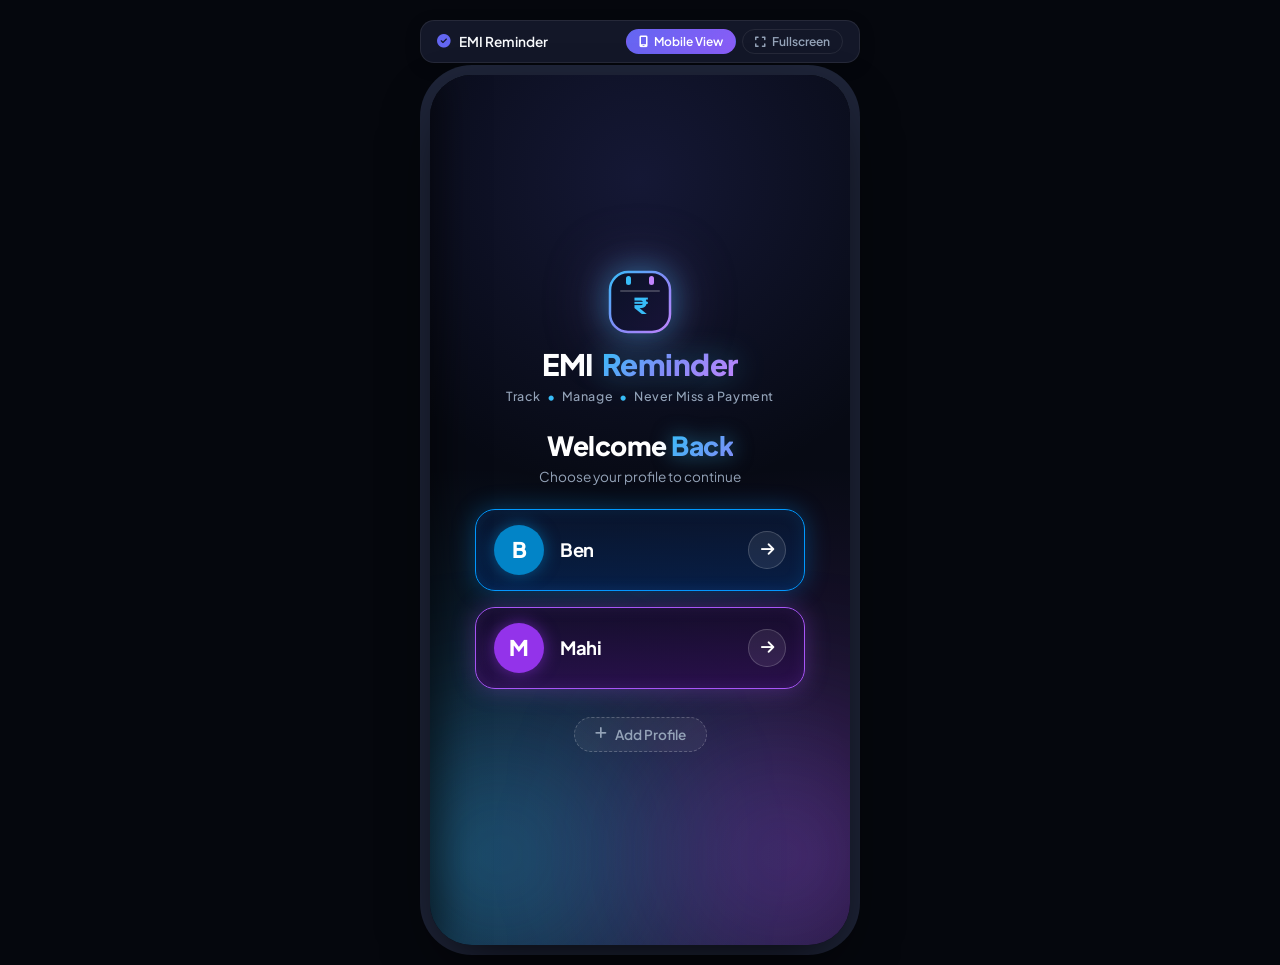
<file: index.html>
<!DOCTYPE html>
<html lang="en">
<head>
  <meta charset="UTF-8">
  <meta name="viewport" content="width=device-width, initial-scale=1.0, maximum-scale=1.0, user-scalable=no, viewport-fit=cover">
  <meta name="apple-mobile-web-app-capable" content="yes">
  <meta name="apple-mobile-web-app-status-bar-style" content="black-translucent">
  <meta name="apple-mobile-web-app-title" content="EMI Reminder">
  <meta name="format-detection" content="telephone=no">
  <title>EMI Reminder</title>
  <link rel="manifest" href="manifest.json">
  <link rel="apple-touch-icon" href="icon-192.png">
  <meta name="theme-color" content="#4f46e5">
  <link rel="stylesheet" href="styles.css?v=20261102_sync_fix_v1">
  <link rel="stylesheet" href="https://cdnjs.cloudflare.com/ajax/libs/font-awesome/6.5.1/css/all.min.css">
  <link rel="preconnect" href="https://fonts.googleapis.com">
  <link rel="preconnect" href="https://fonts.gstatic.com" crossorigin>
  <link href="https://fonts.googleapis.com/css2?family=Plus+Jakarta+Sans:wght@400;500;600;700;800&display=swap" rel="stylesheet">
  <style>
    /* ================= NEON AUTH GATE STYLES (MATCHING USER PHOTO) ================= */
    .login-view-screen {
      background: #070a14 !important;
      background-image: 
        radial-gradient(circle at 10% 90%, rgba(56, 189, 248, 0.22) 0%, transparent 45%),
        radial-gradient(circle at 90% 90%, rgba(168, 85, 247, 0.22) 0%, transparent 45%),
        radial-gradient(circle at 50% 12%, rgba(99, 102, 241, 0.15) 0%, transparent 40%) !important;
      position: relative !important;
      overflow-y: auto !important;
      -webkit-overflow-scrolling: touch !important;
      overflow-x: hidden !important;
      align-items: center !important;
      justify-content: flex-start !important;
      padding: calc(30px + env(safe-area-inset-top, 0px)) 20px calc(30px + env(safe-area-inset-bottom, 0px)) !important;
      min-height: 100% !important;
      height: 100% !important;
      box-sizing: border-box !important;
      display: none;
      flex-direction: column !important;
    }
    .login-view-screen.active {
      display: flex !important;
    }

    .login-bg-glow {
      position: absolute;
      pointer-events: none;
      border-radius: 50%;
      filter: blur(80px);
      z-index: 1;
    }
    .login-bg-glow.glow-left {
      width: 260px;
      height: 260px;
      bottom: -40px;
      left: -60px;
      background: rgba(56, 189, 248, 0.22);
    }
    .login-bg-glow.glow-right {
      width: 260px;
      height: 260px;
      bottom: -40px;
      right: -60px;
      background: rgba(168, 85, 247, 0.22);
    }

    .login-wrapper {
      position: relative;
      z-index: 2;
      width: 100%;
      max-width: 480px;
      display: flex;
      flex-direction: column;
      align-items: center;
      margin: auto;
    }

    body.mode-fullscreen .login-wrapper {
      max-width: 800px;
    }

    /* Brand Header */
    .login-brand-header {
      display: flex;
      flex-direction: column;
      align-items: center;
      text-align: center;
      margin-bottom: 24px;
    }
    .neon-calendar-logo {
      display: flex;
      align-items: center;
      justify-content: center;
      margin-bottom: 12px;
      filter: drop-shadow(0 0 16px rgba(56, 189, 248, 0.45)) drop-shadow(0 0 30px rgba(192, 132, 252, 0.25));
      transition: transform 0.3s cubic-bezier(0.16, 1, 0.3, 1);
    }
    .neon-calendar-logo:hover {
      transform: scale(1.06);
    }

    .neon-brand-title {
      display: flex;
      align-items: center;
      gap: 8px;
      line-height: 1.1;
      margin-bottom: 6px;
    }
    .brand-word-emi {
      font-size: 1.85rem;
      font-weight: 800;
      color: #ffffff;
      letter-spacing: -0.5px;
    }
    .brand-word-reminder {
      font-size: 1.85rem;
      font-weight: 800;
      background: linear-gradient(135deg, #38bdf8 0%, #818cf8 50%, #c084fc 100%);
      -webkit-background-clip: text;
      -webkit-text-fill-color: transparent;
      filter: drop-shadow(0 0 15px rgba(56, 189, 248, 0.4));
      letter-spacing: -0.5px;
    }

    .neon-brand-tagline {
      font-size: 0.78rem;
      font-weight: 500;
      color: #94a3b8;
      letter-spacing: 0.6px;
      display: flex;
      align-items: center;
      gap: 6px;
    }
    .tagline-dot {
      color: #38bdf8;
      font-size: 0.9rem;
    }

    /* Welcome Back Heading */
    .welcome-heading-group {
      text-align: center;
      margin-bottom: 24px;
    }
    .welcome-heading {
      font-size: 1.65rem;
      font-weight: 800;
      color: #ffffff;
      margin: 0;
      letter-spacing: -0.5px;
    }
    .welcome-accent {
      background: linear-gradient(135deg, #38bdf8, #818cf8);
      -webkit-background-clip: text;
      -webkit-text-fill-color: transparent;
      filter: drop-shadow(0 0 10px rgba(56, 189, 248, 0.5));
    }
    .welcome-sub {
      font-size: 0.85rem;
      color: #94a3b8;
      margin: 6px 0 0 0;
    }

    /* ================= PROFILES CONTAINER (RESPONSIVE) ================= */

    /* MOBILE VIEW (Default & inside mobile frame) */
    .login-profiles-container {
      display: flex;
      flex-direction: column;
      gap: 16px;
      width: 100%;
      max-width: 330px;
      margin-bottom: 20px;
    }

    .profile-card {
      width: 100%;
      height: 82px;
      border-radius: 20px;
      padding: 0 18px;
      display: flex;
      flex-direction: row;
      align-items: center;
      justify-content: space-between;
      cursor: pointer;
      position: relative;
      overflow: hidden;
      transition: transform 0.22s cubic-bezier(0.16, 1, 0.3, 1), box-shadow 0.22s ease;
      user-select: none;
      -webkit-tap-highlight-color: transparent;
    }
    .profile-card:active {
      transform: scale(0.97);
    }

    .profile-avatar-wrap {
      width: 50px;
      height: 50px;
      border-radius: 50%;
      display: flex;
      align-items: center;
      justify-content: center;
      font-size: 1.35rem;
      font-weight: 800;
      color: #ffffff;
      flex-shrink: 0;
    }

    .profile-card-name {
      font-size: 1.15rem;
      font-weight: 700;
      color: #ffffff;
      margin-left: 16px;
      flex: 1;
      text-align: left;
      letter-spacing: -0.3px;
    }

    .profile-arrow-btn {
      width: 38px;
      height: 38px;
      border-radius: 50%;
      background: rgba(255, 255, 255, 0.08);
      border: 1px solid rgba(255, 255, 255, 0.18);
      display: flex;
      align-items: center;
      justify-content: center;
      color: #ffffff;
      font-size: 0.95rem;
      flex-shrink: 0;
      transition: all 0.2s ease;
    }

    /* DESKTOP FULLSCREEN VIEW (Side-by-side squircle cards matching Photo Left) */
    body.mode-fullscreen .login-profiles-container {
      flex-direction: row;
      justify-content: center;
      align-items: center;
      gap: 30px;
      max-width: 800px;
      margin-bottom: 28px;
    }

    body.mode-fullscreen .profile-card {
      width: 195px;
      height: 220px;
      border-radius: 26px;
      padding: 24px 16px 20px 16px;
      flex-direction: column;
      justify-content: space-between;
      text-align: center;
    }

    body.mode-fullscreen .profile-avatar-wrap {
      width: 68px;
      height: 68px;
      font-size: 1.8rem;
      margin-top: 4px;
    }

    body.mode-fullscreen .profile-card-name {
      font-size: 1.25rem;
      margin: 10px 0 0 0;
      flex: none;
      text-align: center;
    }

    body.mode-fullscreen .profile-arrow-btn {
      width: 44px;
      height: 44px;
      font-size: 1.05rem;
      margin-top: auto;
    }

    /* Profile Card Colors & Neon Glows */
    .profile-card.theme-blue {
      background: linear-gradient(180deg, rgba(10, 22, 48, 0.82) 0%, rgba(6, 32, 74, 0.88) 100%) !important;
      border: 1.5px solid #0099ff !important;
      box-shadow: 0 0 24px rgba(0, 153, 255, 0.32), inset 0 0 16px rgba(0, 153, 255, 0.12) !important;
    }
    .profile-card.theme-blue:hover {
      transform: translateY(-4px);
      box-shadow: 0 0 38px rgba(0, 153, 255, 0.55), inset 0 0 22px rgba(0, 153, 255, 0.2) !important;
    }
    .profile-card.theme-blue .profile-avatar-wrap {
      background: #0284c7 !important;
      box-shadow: 0 0 16px rgba(2, 132, 199, 0.55) !important;
    }
    .profile-card.theme-blue:hover .profile-arrow-btn {
      background: #0099ff !important;
      border-color: #0099ff !important;
      box-shadow: 0 0 12px rgba(0, 153, 255, 0.6) !important;
    }

    .profile-card.theme-purple {
      background: linear-gradient(180deg, rgba(22, 12, 44, 0.82) 0%, rgba(42, 14, 76, 0.88) 100%) !important;
      border: 1.5px solid #a855f7 !important;
      box-shadow: 0 0 24px rgba(168, 85, 247, 0.32), inset 0 0 16px rgba(168, 85, 247, 0.12) !important;
    }
    .profile-card.theme-purple:hover {
      transform: translateY(-4px);
      box-shadow: 0 0 38px rgba(168, 85, 247, 0.55), inset 0 0 22px rgba(168, 85, 247, 0.2) !important;
    }
    .profile-card.theme-purple .profile-avatar-wrap {
      background: #9333ea !important;
      box-shadow: 0 0 16px rgba(147, 51, 234, 0.55) !important;
    }
    .profile-card.theme-purple:hover .profile-arrow-btn {
      background: #a855f7 !important;
      border-color: #a855f7 !important;
      box-shadow: 0 0 12px rgba(168, 85, 247, 0.6) !important;
    }

    .profile-card.theme-emerald {
      background: linear-gradient(180deg, rgba(8, 28, 20, 0.82) 0%, rgba(6, 44, 30, 0.88) 100%) !important;
      border: 1.5px solid #10b981 !important;
      box-shadow: 0 0 24px rgba(16, 185, 129, 0.32), inset 0 0 16px rgba(16, 185, 129, 0.12) !important;
    }
    .profile-card.theme-emerald .profile-avatar-wrap {
      background: #059669 !important;
    }
    .profile-card.theme-emerald:hover .profile-arrow-btn {
      background: #10b981 !important;
      border-color: #10b981 !important;
    }

    .profile-card.theme-sunset {
      background: linear-gradient(180deg, rgba(32, 10, 20, 0.82) 0%, rgba(56, 12, 32, 0.88) 100%) !important;
      border: 1.5px solid #f43f5e !important;
      box-shadow: 0 0 24px rgba(244, 63, 94, 0.32), inset 0 0 16px rgba(244, 63, 94, 0.12) !important;
    }
    .profile-card.theme-sunset .profile-avatar-wrap {
      background: #e11d48 !important;
    }
    .profile-card.theme-sunset:hover .profile-arrow-btn {
      background: #f43f5e !important;
      border-color: #f43f5e !important;
    }

    .profile-card.theme-amber {
      background: linear-gradient(180deg, rgba(32, 22, 10, 0.82) 0%, rgba(54, 34, 10, 0.88) 100%) !important;
      border: 1.5px solid #f59e0b !important;
      box-shadow: 0 0 24px rgba(245, 158, 11, 0.32), inset 0 0 16px rgba(245, 158, 11, 0.12) !important;
    }
    .profile-card.theme-amber .profile-avatar-wrap {
      background: #d97706 !important;
    }
    .profile-card.theme-amber:hover .profile-arrow-btn {
      background: #f59e0b !important;
      border-color: #f59e0b !important;
    }

    /* Bottom Actions */
    .login-bottom-actions {
      display: flex;
      align-items: center;
      justify-content: center;
      margin-top: 8px;
    }
    .add-profile-ghost-btn {
      background: rgba(255, 255, 255, 0.05);
      border: 1px dashed rgba(255, 255, 255, 0.22);
      border-radius: 20px;
      padding: 8px 20px;
      color: #94a3b8;
      font-size: 0.85rem;
      font-weight: 600;
      cursor: pointer;
      display: inline-flex;
      align-items: center;
      gap: 8px;
      font-family: inherit;
      transition: all 0.2s ease;
    }
    .add-profile-ghost-btn:hover {
      background: rgba(255, 255, 255, 0.1);
      border-color: #38bdf8;
      color: #ffffff;
      box-shadow: 0 0 15px rgba(56, 189, 248, 0.25);
    }

    /* Modals Overlay */
    .create-profile-overlay {
      position: fixed;
      top: 0; left: 0; right: 0; bottom: 0;
      width: 100%;
      height: 100%;
      height: 100dvh;
      height: -webkit-fill-available;
      background: rgba(4, 8, 20, 0.85);
      backdrop-filter: blur(12px);
      -webkit-backdrop-filter: blur(12px);
      display: flex;
      align-items: center;
      justify-content: center;
      z-index: 9999;
      padding: calc(20px + env(safe-area-inset-top, 0px)) 20px calc(20px + env(safe-area-inset-bottom, 0px)) 20px;
      overflow-y: auto;
      -webkit-overflow-scrolling: touch;
      box-sizing: border-box;
    }
    .create-profile-modal-card {
      width: 100%;
      max-width: 340px;
      background: #0f1629;
      border: 1px solid rgba(56, 189, 248, 0.35);
      box-shadow: 0 16px 40px rgba(0, 0, 0, 0.75), 0 0 30px rgba(56, 189, 248, 0.2);
      border-radius: 22px;
      padding: 22px 20px;
    }
    .create-profile-header {
      display: flex;
      align-items: center;
      justify-content: space-between;
    }
    .create-profile-title {
      font-size: 1.15rem;
      font-weight: 700;
      color: #ffffff;
      margin: 0;
    }
    .create-profile-close-btn {
      background: none;
      border: none;
      color: #94a3b8;
      font-size: 1.1rem;
      cursor: pointer;
    }
    .form-group-login {
      display: flex;
      flex-direction: column;
      gap: 6px;
    }
    .login-label {
      font-size: 0.78rem;
      font-weight: 600;
      color: #94a3b8;
    }
    .login-input-box {
      position: relative;
      display: flex;
      align-items: center;
    }
    .login-input-icon {
      position: absolute;
      left: 12px;
      color: #64748b;
      font-size: 0.85rem;
    }
    .login-input-box input {
      width: 100%;
      background: rgba(0, 0, 0, 0.35);
      border: 1px solid rgba(255, 255, 255, 0.12);
      border-radius: 10px;
      padding: 10px 14px 10px 36px;
      color: #f8fafc;
      font-size: 0.9rem;
      font-family: inherit;
      outline: none;
    }
    .login-input-box input:focus {
      border-color: #38bdf8;
      box-shadow: 0 0 10px rgba(56, 189, 248, 0.3);
    }
    .avatar-color-picker {
      display: flex;
      align-items: center;
      gap: 10px;
    }
    .color-dot-opt {
      width: 24px;
      height: 24px;
      border-radius: 50%;
      cursor: pointer;
      border: 2px solid transparent;
      transition: transform 0.15s;
    }
    .color-dot-opt.selected {
      border-color: #ffffff;
      transform: scale(1.18);
      box-shadow: 0 0 10px rgba(255, 255, 255, 0.5);
    }
    .login-submit-btn {
      width: 100%;
      background: linear-gradient(135deg, #0284c7, #38bdf8);
      border: none;
      border-radius: 12px;
      padding: 12px;
      color: #fff;
      font-size: 0.92rem;
      font-weight: 700;
      cursor: pointer;
      display: flex;
      align-items: center;
      justify-content: center;
      gap: 8px;
      box-shadow: 0 4px 16px rgba(2, 132, 199, 0.4);
      font-family: inherit;
      transition: all 0.2s;
    }
    .login-submit-btn:hover {
      box-shadow: 0 6px 22px rgba(56, 189, 248, 0.5);
      transform: translateY(-1px);
    }
    .login-error-text {
      color: #fb7185;
      font-size: 0.78rem;
    }
  </style>
</head>
<body class="theme-indigo">
  <div class="desktop-wrapper">
    <!-- View Switcher Toolbar (Desktop only) -->
    <header class="preview-toolbar">
      <div class="logo-tag">
        <i class="fa-solid fa-circle-check"></i>
        <span>EMI Reminder</span>
      </div>
      <div class="view-controls">
        <button id="viewToggleBtn" class="pill-btn active" title="Toggle Mobile Mockup Frame">
          <i class="fa-solid fa-mobile-screen"></i> Mobile View
        </button>
        <button id="fullscreenToggleBtn" class="pill-btn" title="Toggle Fullscreen">
          <i class="fa-solid fa-expand"></i> Fullscreen
        </button>
      </div>
    </header>

    <!-- Main Mobile Device Container -->
    <div class="device-frame" id="deviceFrame">
      <div class="app-viewport">

        <!-- ================= LOGIN / AUTH GATE SCREEN ================= -->
        <section class="view-screen active login-view-screen" id="loginScreen">
          <!-- Background Ambient Glow Accents -->
          <div class="login-bg-glow glow-left"></div>
          <div class="login-bg-glow glow-right"></div>
          
          <div class="login-wrapper">
            
            <!-- Neon Glowing App Brand Banner (Matching Photo) -->
            <div class="login-brand-header">
              <div class="neon-calendar-logo">
                <svg width="68" height="68" viewBox="0 0 68 68" fill="none" xmlns="http://www.w3.org/2000/svg">
                  <defs>
                    <linearGradient id="logoBorderGrad" x1="0%" y1="0%" x2="100%" y2="100%">
                      <stop offset="0%" stop-color="#38bdf8" />
                      <stop offset="50%" stop-color="#818cf8" />
                      <stop offset="100%" stop-color="#c084fc" />
                    </linearGradient>
                    <linearGradient id="logoBgGrad" x1="0%" y1="0%" x2="100%" y2="100%">
                      <stop offset="0%" stop-color="#0a1226" />
                      <stop offset="100%" stop-color="#181338" />
                    </linearGradient>
                  </defs>
                  <rect x="4" y="4" width="60" height="60" rx="18" fill="url(#logoBgGrad)" stroke="url(#logoBorderGrad)" stroke-width="2.5" />
                  <!-- Calendar Rings -->
                  <rect x="20" y="8" width="5" height="9" rx="2.5" fill="#38bdf8" />
                  <rect x="43" y="8" width="5" height="9" rx="2.5" fill="#c084fc" />
                  <!-- Calendar Header bar -->
                  <line x1="15" y1="23" x2="53" y2="23" stroke="rgba(255,255,255,0.2)" stroke-width="2" stroke-linecap="round" />
                  <!-- Rupee Symbol in Center -->
                  <text x="34" y="46" font-family="'Plus Jakarta Sans', system-ui, sans-serif" font-size="22" font-weight="800" fill="#38bdf8" text-anchor="middle">₹</text>
                </svg>
              </div>

              <div class="neon-brand-title">
                <span class="brand-word-emi">EMI</span>
                <span class="brand-word-reminder">Reminder</span>
              </div>
              <div class="neon-brand-tagline">
                <span>Track</span> <span class="tagline-dot">•</span> <span>Manage</span> <span class="tagline-dot">•</span> <span>Never Miss a Payment</span>
              </div>
            </div>

            <!-- Welcome Back Heading -->
            <div class="welcome-heading-group">
              <h2 class="welcome-heading">Welcome <span class="welcome-accent">Back</span></h2>
              <p class="welcome-sub">Choose your profile to continue</p>
            </div>

            <!-- Profiles Container (Side-by-side on Fullscreen, Stacked Pills on Mobile) -->
            <div class="login-profiles-container" id="loginProfilesContainer">
              <!-- Dynamically populated profile cards (Ben, Mahi, etc.) -->
            </div>

            <!-- Add Profile Action -->
            <div class="login-bottom-actions">
              <button type="button" class="add-profile-ghost-btn" id="openCreateProfileBtn">
                <i class="fa-solid fa-plus"></i>
                <span>Add Profile</span>
              </button>
            </div>

            <!-- Create Profile Modal / Expandable Card -->
            <div class="create-profile-overlay" id="createProfileOverlay" style="display: none;">
              <div class="create-profile-modal-card">
                <div class="create-profile-header">
                  <h3 class="create-profile-title">New Profile</h3>
                  <button type="button" class="create-profile-close-btn" id="closeCreateProfileBtn">
                    <i class="fa-solid fa-xmark"></i>
                  </button>
                </div>

                <div class="form-group-login" style="margin-top: 14px;">
                  <label class="login-label">Name</label>
                  <div class="login-input-box">
                    <i class="fa-solid fa-user login-input-icon"></i>
                    <input type="text" id="signupUsernameInput" placeholder="Enter name (e.g. Ben, Mahi)..." maxlength="20">
                  </div>
                </div>

                <div class="form-group-login" style="margin-top: 12px;">
                  <label class="login-label">Password <span style="font-size:0.75rem; color:#f43f5e; font-weight:700;">(Required)</span></label>
                  <div class="login-input-box">
                    <i class="fa-solid fa-lock login-input-icon"></i>
                    <input type="password" id="signupPinInput" placeholder="Create a password (required)" maxlength="30" autocomplete="new-password">
                  </div>
                </div>

                <div class="form-group-login" style="margin-top: 12px;">
                  <label class="login-label">Avatar Color</label>
                  <div class="avatar-color-picker" id="signupColorPicker" style="margin-top: 6px;">
                    <div class="color-dot-opt selected" data-color="#0284c7" data-theme="theme-blue" style="background: #0284c7;"></div>
                    <div class="color-dot-opt" data-color="#9333ea" data-theme="theme-purple" style="background: #9333ea;"></div>
                    <div class="color-dot-opt" data-color="#059669" data-theme="theme-emerald" style="background: #059669;"></div>
                    <div class="color-dot-opt" data-color="#e11d48" data-theme="theme-sunset" style="background: #e11d48;"></div>
                    <div class="color-dot-opt" data-color="#d97706" data-theme="theme-amber" style="background: #d97706;"></div>
                  </div>
                </div>

                <span class="login-error-text" id="signupErrorText" style="display: none; margin-top: 8px;">Name is required</span>

                <button class="login-submit-btn" id="submitSignUpBtn" type="button" style="margin-top: 18px;">
                  <span>Create & Enter</span>
                  <i class="fa-solid fa-arrow-right"></i>
                </button>
              </div>
            </div>

            <!-- Password Unlock Modal -->
            <div class="create-profile-overlay" id="loginPinPromptOverlay" style="display: none;">
              <div class="create-profile-modal-card" style="max-width: 310px; text-align: center;">
                <div class="create-profile-header" style="justify-content: center; position: relative;">
                  <h3 class="create-profile-title" id="pinPromptTitle">Enter Password</h3>
                  <button type="button" class="create-profile-close-btn" id="closePinPromptBtn" style="position: absolute; right: 0;">
                    <i class="fa-solid fa-xmark"></i>
                  </button>
                </div>
                <p style="font-size: 0.84rem; color: #94a3b8; margin: 8px 0 14px 0;" id="pinPromptSubtitle">This profile is password protected.</p>
                <div class="login-input-box">
                  <i class="fa-solid fa-lock login-input-icon"></i>
                  <input type="password" id="cardPinInput" placeholder="Enter password..." style="text-align: center; font-size: 1.15rem;" maxlength="30" autocomplete="current-password">
                </div>
                <span class="login-error-text" id="cardPinErrorText" style="display: none; margin-top: 6px;">Incorrect password</span>
                <button class="login-submit-btn" id="submitCardPinBtn" type="button" style="margin-top: 16px;">
                  <span>Unlock Profile</span>
                  <i class="fa-solid fa-lock-open"></i>
                </button>
              </div>
            </div>

          </div>
        </section>

        <!-- ================= MAIN TASKS VIEW ================= -->
        <main class="view-screen" id="tasksScreen">
          <!-- Top App Bar -->
          <header class="app-bar">
            <button class="icon-btn" id="openDrawerBtn" aria-label="Open Menu">
              <i class="fa-solid fa-bars"></i>
            </button>
            <div class="app-title-group">
              <h1 class="app-title">Tasks</h1>
              <span class="app-subtitle" id="currentListSubtitle">All Lists</span>
            </div>
            <div class="app-bar-actions" style="display: flex; align-items: center; gap: 8px;">
              <button class="user-pill-btn" id="topUserBtn" aria-label="Switch User" title="User Profile & Accounts">
                <div class="user-pill-avatar" id="topUserAvatar"><span id="topUserInitial">U</span></div>
                <span class="user-pill-name" id="topUserName">User</span>
              </button>
              <button class="icon-btn sync-indicator-btn synced" id="cloudSyncStatusBtn" aria-label="Cloud Sync Status" title="Cloud DB Connected (Click to sync now)">
                <i class="fa-solid fa-cloud-check" id="syncStatusIcon"></i>
              </button>
              <button class="icon-btn" id="toggleSearchBtn" aria-label="Search">
                <i class="fa-solid fa-magnifying-glass"></i>
              </button>
            </div>
          </header>

          <!-- Search Bar (Collapsible) -->
          <div class="search-bar-container" id="searchContainer">
            <div class="search-input-box">
              <i class="fa-solid fa-magnifying-glass search-icon"></i>
              <input type="text" id="searchInput" placeholder="Search tasks...">
              <button class="clear-search-btn" id="clearSearchBtn">
                <i class="fa-solid fa-xmark"></i>
              </button>
            </div>
          </div>

          <!-- Tasks Scroll Container -->
          <div class="tasks-scroll-area" id="tasksListArea">
            <!-- Dynamic task groups will be rendered here -->
          </div>

          <!-- Floating Action Button (+) -->
          <button class="fab-btn" id="openNewTaskBtn" aria-label="Add Task">
            <i class="fa-solid fa-plus"></i>
          </button>
        </main>

        <!-- ================= TASK EDIT / CREATE VIEW ================= -->
        <section class="view-screen" id="newTaskScreen">
          <!-- Header -->
          <header class="app-bar simple-bar">
            <button class="icon-btn" id="closeNewTaskBtn" aria-label="Back">
              <i class="fa-solid fa-arrow-left"></i>
            </button>
            <h1 class="app-title-simple" id="taskFormTitle">Edit Task</h1>
            <div class="edit-header-actions" id="editHeaderActions" style="display: flex; margin-left: auto; gap: 6px;">
              <button class="icon-btn" id="shareTaskBtn" title="Share Task" aria-label="Share">
                <i class="fa-solid fa-share-nodes"></i>
              </button>
              <button class="icon-btn" id="deleteTaskBtn" style="color: var(--text-overdue);" title="Delete Task" aria-label="Delete">
                <i class="fa-solid fa-trash-can"></i>
              </button>
            </div>
          </header>

          <div class="new-task-form">
            <!-- Section 1: What is to be done? -->
            <div class="form-section-title">What is to be done?</div>
            <div class="form-card">
              <div class="task-input-row">
                <input type="text" id="taskTitleInput" class="custom-input" placeholder="Enter Task Here" autocomplete="off">
                <button class="mic-btn" id="voiceInputBtn" title="Voice dictation">
                  <i class="fa-solid fa-microphone"></i>
                </button>
              </div>

              <!-- Batch Mode Row (New Task mode only) -->
              <div class="batch-mode-row" id="batchModeRow" style="display: none;">
                <label for="batchModeToggle" class="switch-label">Add in Batch Mode</label>
                <label class="toggle-switch">
                  <input type="checkbox" id="batchModeToggle">
                  <span class="slider"></span>
                </label>
              </div>

              <!-- Task Finished Row (Edit Task mode - matching user screenshot 53b22bc6) -->
              <div class="task-finished-row" id="taskFinishedRow">
                <label class="task-finished-label">
                  <input type="checkbox" id="taskFinishedCheckbox" class="splend-checkbox-input">
                  <span class="splend-custom-box">
                    <i class="fa-solid fa-check"></i>
                  </span>
                  <span class="finished-label-text">Task finished?</span>
                </label>
              </div>
            </div>

            <!-- Section 2: Notification (matching user screenshot 53b22bc6) -->
            <div class="form-section-title">Notification</div>
            <div class="form-card notification-card-splend">
              <!-- Date Row -->
              <div class="notif-row notif-picker-row-relative" id="datePickerRow">
                <div class="notif-label-col" id="dateLabelCol">
                  <span class="notif-value-text" id="dateDisplayText">Today</span>
                </div>
                <div class="notif-actions-col">
                  <button type="button" class="notif-icon-btn notif-action-btn-front" id="calendarPickerBtn" title="Select Date">
                    <i class="fa-regular fa-calendar-days"></i>
                  </button>
                  <button type="button" class="notif-icon-btn clear-notif-btn notif-action-btn-front" id="clearDateBtn" title="Clear Date">
                    <i class="fa-regular fa-circle-xmark"></i>
                  </button>
                </div>
                <!-- Native interactive date picker overlay for iOS Safari & modern browsers -->
                <input type="date" id="hiddenDateInput" class="native-picker-overlay" aria-label="Select Date">
              </div>

              <div class="notif-divider"></div>

              <!-- Time Row -->
              <div class="notif-row notif-picker-row-relative" id="timePickerRow">
                <div class="notif-label-col" id="timeLabelCol">
                  <span class="notif-value-text" id="timeDisplayText">Time not set (all day)</span>
                </div>
                <div class="notif-actions-col">
                  <button type="button" class="notif-icon-btn notif-action-btn-front" id="timePickerBtn" title="Select Time">
                    <i class="fa-regular fa-clock"></i>
                  </button>
                  <button type="button" class="notif-icon-btn clear-notif-btn notif-action-btn-front" id="clearTimeBtn" title="Clear Time">
                    <i class="fa-regular fa-circle-xmark"></i>
                  </button>
                </div>
                <!-- Native interactive time picker overlay for iOS Safari & modern browsers -->
                <input type="time" id="hiddenTimeInput" class="native-picker-overlay" aria-label="Select Time">
              </div>

              <div class="notif-divider"></div>

              <!-- Repeat Row -->
              <div class="notif-row repeat-notif-row">
                <div class="repeat-label-left">
                  <i class="fa-solid fa-arrows-rotate repeat-icon-lead"></i>
                  <span>Repeat</span>
                </div>
                <div class="repeat-controls-right">
                  <button type="button" class="repeat-pill-btn" id="repeatPillBtn">Once a Month</button>
                  <label class="toggle-switch">
                    <input type="checkbox" id="repeatToggle" checked>
                    <span class="slider"></span>
                  </label>
                </div>
              </div>
            </div>

            <!-- Section 3: Task List -->
            <div class="form-section-title">Task List</div>
            <div class="form-card list-card">
              <div class="list-select-row">
                <div class="select-dropdown-wrapper">
                  <select id="taskListSelect" class="custom-select">
                    <!-- Populated dynamically -->
                  </select>
                  <i class="fa-solid fa-caret-down select-caret"></i>
                </div>
                <button class="add-list-inline-btn" id="addListInlineBtn" title="Create New List">
                  <i class="fa-solid fa-square-plus"></i>
                </button>
              </div>
            </div>
          </div>

          <!-- Floating Save Button (matching user screenshot) -->
          <button class="fab-btn save-task-fab" id="saveTaskBtn" aria-label="Save Task">
            <i class="fa-solid fa-check"></i>
          </button>
        </section>

        <!-- ================= SETTINGS SCREEN (matching user screenshot) ================= -->
        <section class="view-screen" id="settingsScreen">
          <!-- Settings App Bar -->
          <header class="app-bar simple-bar">
            <button class="icon-btn" id="closeSettingsBtn" aria-label="Back">
              <i class="fa-solid fa-arrow-left"></i>
            </button>
            <div class="settings-title-group" style="display: flex; align-items: center; gap: 10px;">
              <i class="fa-solid fa-gear" style="font-size: 1.15rem; color: var(--accent-cyan);"></i>
              <h1 class="app-title-simple" style="margin: 0; font-size: 1.25rem;">Settings</h1>
            </div>
          </header>

          <div class="settings-scroll-area">
            <!-- PROFILE & SECURITY SECTION -->
            <div class="form-section-title">Profile & Security</div>
            <div class="form-card settings-card-box">
              <div class="settings-list-item" id="settingProfileSecurityRow" style="cursor: pointer;">
                <div class="settings-list-icon" style="color: var(--accent-cyan);">
                  <i class="fa-solid fa-user-shield"></i>
                </div>
                <div class="settings-list-text">
                  <div class="settings-main-title" id="settingProfileSecurityTitle">Profile Password</div>
                  <div class="settings-sub-text" id="settingProfileSecuritySub">Tap to add or change password for this profile</div>
                </div>
                <span class="settings-value-pill" id="settingProfileSecurityPill" style="font-size: 0.76rem; font-weight: 600; color: #10b981;">Manage</span>
              </div>
            </div>

            <!-- GENERAL SECTION -->
            <div class="form-section-title">General</div>
            <div class="form-card settings-card-box">
              <!-- Remove Ads item -->
              <div class="settings-list-item" id="settingRemoveAdsRow">
                <div class="settings-list-icon" style="color: #f87171;">
                  <i class="fa-solid fa-rectangle-ad"></i>
                </div>
                <div class="settings-list-text">
                  <div class="settings-main-title">Remove Ads</div>
                  <div class="settings-sub-text">One payment to remove ads forever.</div>
                </div>
              </div>

              <div class="settings-item-divider"></div>

              <!-- Theme item -->
              <div class="settings-list-item" id="settingThemeRow">
                <div class="settings-list-icon">
                  <i class="fa-regular fa-sun"></i>
                </div>
                <div class="settings-list-text">
                  <div class="settings-main-title">Theme</div>
                  <div class="settings-sub-text" id="settingThemeSubtitle">Electric Indigo</div>
                </div>
              </div>

              <div class="settings-item-divider"></div>

              <!-- Time Format item -->
              <div class="settings-list-item" id="settingTimeFormatRow">
                <div class="settings-list-icon">
                  <i class="fa-regular fa-clock"></i>
                </div>
                <div class="settings-list-text">
                  <div class="settings-main-title">Time format</div>
                  <div class="settings-sub-text" id="settingTimeFormatSubtitle">12-hour</div>
                </div>
              </div>

              <div class="settings-item-divider"></div>

              <!-- First Day of Week item -->
              <div class="settings-list-item" id="settingFirstDayRow">
                <div class="settings-list-icon">
                  <i class="fa-regular fa-calendar-days"></i>
                </div>
                <div class="settings-list-text">
                  <div class="settings-main-title">First day of week</div>
                  <div class="settings-sub-text" id="settingFirstDaySubtitle">Sunday</div>
                </div>
              </div>

              <div class="settings-item-divider"></div>

              <!-- Sort Order item -->
              <div class="settings-list-item" id="settingSortOrderRow">
                <div class="settings-list-icon">
                  <i class="fa-solid fa-bars-staggered"></i>
                </div>
                <div class="settings-list-text">
                  <div class="settings-main-title">Sort order</div>
                  <div class="settings-sub-text" id="settingSortOrderSubtitle">Due date + Alphabetically</div>
                </div>
              </div>
            </div>

            <!-- NOTIFICATIONS SECTION -->
            <div class="form-section-title">Notifications</div>
            <div class="form-card settings-card-box">
              <!-- Sound item -->
              <div class="settings-list-item" id="settingSoundRow">
                <div class="settings-list-icon">
                  <i class="fa-solid fa-music"></i>
                </div>
                <div class="settings-list-text">
                  <div class="settings-main-title">Sound</div>
                  <div class="settings-sub-text" id="settingSoundSubtitle">Default ringtone (Bubble)</div>
                </div>
              </div>

              <div class="settings-item-divider"></div>

              <!-- Voice item -->
              <div class="settings-list-item">
                <div class="settings-list-icon">
                  <i class="fa-solid fa-head-side-cough"></i>
                </div>
                <div class="settings-list-text">
                  <div class="settings-main-title">Voice</div>
                  <div class="settings-sub-text">Uses system default speech synthesizer (TTS)</div>
                </div>
                <div class="settings-list-toggle">
                  <label class="toggle-switch">
                    <input type="checkbox" id="voiceToggle">
                    <span class="slider"></span>
                  </label>
                </div>
              </div>

              <div class="settings-item-divider"></div>

              <!-- Vibration item -->
              <div class="settings-col-item">
                <div class="settings-list-item" style="padding: 0; margin-bottom: 10px;">
                  <div class="settings-list-icon">
                    <i class="fa-solid fa-mobile-screen-button"></i>
                  </div>
                  <div class="settings-list-text">
                    <div class="settings-main-title">Vibration</div>
                  </div>
                  <div class="settings-list-toggle">
                    <label class="toggle-switch">
                      <input type="checkbox" id="vibrationToggle" checked>
                      <span class="slider"></span>
                    </label>
                  </div>
                </div>
                <div class="vibe-segment-container">
                  <div class="vibe-segment-bar" id="vibrationLevelsRow">
                    <button type="button" class="vibe-num-btn active" data-vibe="1">1</button>
                    <button type="button" class="vibe-num-btn" data-vibe="2">2</button>
                    <button type="button" class="vibe-num-btn" data-vibe="3">3</button>
                    <button type="button" class="vibe-num-btn" data-vibe="4">4</button>
                    <button type="button" class="vibe-num-btn" data-vibe="5">5</button>
                  </div>
                </div>
              </div>

              <div class="settings-item-divider"></div>

              <!-- Day summary item -->
              <div class="settings-col-item">
                <div class="settings-list-item" style="padding: 0; margin-bottom: 10px;">
                  <div class="settings-list-icon">
                    <i class="fa-regular fa-calendar-check"></i>
                  </div>
                  <div class="settings-list-text">
                    <div class="settings-main-title">Day summary</div>
                  </div>
                  <div class="settings-list-toggle">
                    <label class="toggle-switch">
                      <input type="checkbox" id="daySummaryToggle">
                      <span class="slider"></span>
                    </label>
                  </div>
                </div>
                <div class="day-summary-time-wrap">
                  <button type="button" class="day-summary-pill-btn" id="summaryTimePill">8:00 AM</button>
                  <input type="time" id="hiddenSummaryTimeInput" value="08:00" style="position: absolute; opacity: 0; pointer-events: none; width: 0; height: 0;">
                </div>
              </div>

              <div class="settings-item-divider"></div>

              <!-- Test Notification row -->
              <div class="settings-list-item" id="settingTestNotifRow" style="cursor: pointer;">
                <div class="settings-list-icon" style="color: #38bdf8;">
                  <i class="fa-solid fa-bell"></i>
                </div>
                <div class="settings-list-text">
                  <div class="settings-main-title">Test Notification</div>
                  <div class="settings-sub-text">Tap to test reminder alarm & notification now</div>
                </div>
                <i class="fa-solid fa-chevron-right" style="color: var(--text-muted); font-size: 0.8rem;"></i>
              </div>
            </div>

            <!-- DATA & BACKUP SECTION -->
            <div class="form-section-title">Data & Backup</div>
            <div class="form-card settings-card-box">
              <div class="settings-list-item" id="settingExportRow" style="cursor: pointer;">
                <div class="settings-list-icon">
                  <i class="fa-solid fa-file-export" style="color: var(--accent-cyan);"></i>
                </div>
                <div class="settings-list-text">
                  <div class="settings-main-title">Export Backup (JSON)</div>
                  <div class="settings-sub-text">Download all tasks and lists</div>
                </div>
                <i class="fa-solid fa-chevron-right" style="color: var(--text-muted); font-size: 0.8rem;"></i>
              </div>

              <div class="settings-item-divider"></div>

              <label class="settings-list-item" style="cursor: pointer; margin: 0;">
                <div class="settings-list-icon">
                  <i class="fa-solid fa-file-import" style="color: #10b981;"></i>
                </div>
                <div class="settings-list-text">
                  <div class="settings-main-title">Import Backup</div>
                  <div class="settings-sub-text">Restore tasks from backup JSON</div>
                </div>
                <input type="file" id="settingImportFileInput" accept=".json" style="display: none;">
                <i class="fa-solid fa-chevron-right" style="color: var(--text-muted); font-size: 0.8rem;"></i>
              </label>

              <div class="settings-item-divider"></div>

              <div class="settings-list-item" id="settingClearLogRow" style="cursor: pointer;">
                <div class="settings-list-icon">
                  <i class="fa-solid fa-clock-rotate-left" style="color: #f59e0b;"></i>
                </div>
                <div class="settings-list-text">
                  <div class="settings-main-title">Clear Payment Log</div>
                  <div class="settings-sub-text">Reset finished payment history</div>
                </div>
                <i class="fa-solid fa-chevron-right" style="color: var(--text-muted); font-size: 0.8rem;"></i>
              </div>

              <div class="settings-item-divider"></div>

              <div class="settings-list-item" id="settingClearAllTasksRow" style="cursor: pointer;">
                <div class="settings-list-icon">
                  <i class="fa-solid fa-trash-can" style="color: #ef4444;"></i>
                </div>
                <div class="settings-list-text">
                  <div class="settings-main-title">Clear All Tasks</div>
                  <div class="settings-sub-text">Delete all active reminders & tasks</div>
                </div>
                <i class="fa-solid fa-chevron-right" style="color: var(--text-muted); font-size: 0.8rem;"></i>
              </div>
            </div>

            <!-- CLOUD DATABASE (CLOUDFLARE D1) SECTION -->
            <div class="form-section-title">Cloud Database & Sync</div>
            <div class="form-card settings-card-box">
              <div class="settings-list-item" id="settingSyncNowRow" style="cursor: pointer;">
                <div class="settings-list-icon">
                  <i class="fa-solid fa-cloud-arrow-down" style="color: #10b981;"></i>
                </div>
                <div class="settings-list-text">
                  <div class="settings-main-title">Sync with Database</div>
                  <div class="settings-sub-text">Connected to emi-reminder-db &bull; Tap to sync now</div>
                </div>
                <span class="settings-value-pill" id="settingSyncBadge" style="color: #10b981; font-weight: 600;">Connected</span>
              </div>

              <div class="settings-item-divider"></div>

              <div class="settings-list-item" id="settingDbDiagRow" style="cursor: pointer;">
                <div class="settings-list-icon">
                  <i class="fa-solid fa-server" style="color: #38bdf8;"></i>
                </div>
                <div class="settings-list-text">
                  <div class="settings-main-title">Database Diagnostics</div>
                  <div class="settings-sub-text" id="settingDbDiagSub">Check latency and remote status</div>
                </div>
                <i class="fa-solid fa-chevron-right" style="color: var(--text-muted); font-size: 0.8rem;"></i>
              </div>
            </div>
          </div>
        </section>

        <!-- Repeat Options Dialog (matching screenshot 034fc258) -->
        <div class="modal-dialog-backdrop" id="repeatModal" style="display: none;">
          <div class="repeat-dialog-card">
            <div class="repeat-dialog-title">Repeat</div>
            <div class="repeat-dialog-list">
              <button type="button" class="repeat-dialog-item" data-repeat="daily">Once a Day</button>
              <button type="button" class="repeat-dialog-item" data-repeat="weekdays">Once a Day (Mon-Fri)</button>
              <button type="button" class="repeat-dialog-item" data-repeat="weekly">Once a Week</button>
              <button type="button" class="repeat-dialog-item" data-repeat="monthly">Once a Month</button>
              <button type="button" class="repeat-dialog-item" data-repeat="yearly">Once a Year</button>
              <button type="button" class="repeat-dialog-item" data-repeat="none">No Repeat</button>
            </div>
            <div class="repeat-dialog-footer">
              <button type="button" class="repeat-dialog-cancel" id="cancelRepeatModalBtn">Cancel</button>
            </div>
          </div>
        </div>

        <!-- ================= NAVIGATION DRAWER ================= -->
        <div class="drawer-overlay" id="drawerOverlay"></div>
        <aside class="nav-drawer" id="navDrawer">
          <!-- Drawer Header -->
          <div class="drawer-header">
            <div class="app-brand-badge">
              <div class="badge-circle">
                <i class="fa-solid fa-check"></i>
              </div>
              <div class="brand-text-col">
                <h2 class="brand-title">EMI Reminder</h2>
                <span class="brand-sub">by bensec</span>
              </div>
            </div>
          </div>

          <!-- Drawer User Card -->
          <div class="drawer-user-card" id="drawerUserCard">
            <div class="user-avatar-circle" id="drawerUserAvatar">
              <span id="drawerUserInitial">U</span>
            </div>
            <div class="user-details-col">
              <span class="user-display-name" id="drawerUserName">User</span>
              <div class="drawer-db-status" id="drawerDbStatus" style="font-size: 0.72rem; color: #10b981; display: flex; align-items: center; gap: 5px; margin-top: 2px;">
                <i class="fa-solid fa-cloud-check" style="color: #10b981;"></i> D1 Connected
              </div>
              <div style="display: flex; gap: 12px; margin-top: 4px;">
                <button class="user-switch-link" id="drawerSwitchUserBtn" type="button">
                  <i class="fa-solid fa-users"></i> Switch
                </button>
                <button class="user-switch-link" id="drawerLogoutBtn" type="button" style="color: #f87171;">
                  <i class="fa-solid fa-arrow-right-from-bracket"></i> Log Out
                </button>
              </div>
            </div>
          </div>

          <!-- Task Lists Menu -->
          <div class="drawer-section-title">TASK LISTS</div>
          <div class="drawer-menu-list" id="drawerListsContainer">
            <!-- Dynamic list items will render here -->
          </div>

          <!-- Edit Lists Button -->
          <div class="drawer-edit-row">
            <button class="drawer-action-btn" id="editListsModalBtn">
              <i class="fa-solid fa-pen"></i>
              <span>Edit</span>
            </button>
          </div>

          <!-- Drawer Footer -->
          <div class="drawer-footer">
            <button class="drawer-action-btn" id="settingsBtn">
              <i class="fa-solid fa-gear"></i>
              <span>Settings</span>
            </button>
            <button class="theme-toggle-btn" id="themeToggleBtn" title="Toggle Theme">
              <i class="fa-regular fa-sun" id="themeIcon"></i>
            </button>
          </div>
        </aside>

        <!-- ================= EDIT / CREATE LIST MODAL ================= -->
        <div class="modal-backdrop" id="listModalBackdrop">
          <div class="modal-dialog">
            <div class="modal-header">
              <h3 class="modal-title" id="listModalTitle">Manage Lists</h3>
              <button class="modal-close-btn" id="closeListModalBtn"><i class="fa-solid fa-xmark"></i></button>
            </div>
            <div class="modal-body">
              <div class="add-list-input-row">
                <input type="text" id="newListNameInput" placeholder="New list name...">
                <button class="action-submit-btn" id="createNewListSubmitBtn">Add</button>
              </div>
              <ul class="modal-lists-items" id="modalListsItemList">
                <!-- Populated dynamically with delete / rename actions -->
              </ul>
            </div>
          </div>
        </div>

        <!-- Choice Selection Dialog for Settings (matching Splend picker style) -->
        <div class="modal-dialog-backdrop" id="settingChoiceModal" style="display: none;">
          <div class="repeat-dialog-card">
            <div class="repeat-dialog-title" id="settingChoiceTitle">Select Option</div>
            <div class="repeat-dialog-list" id="settingChoiceList">
              <!-- Dynamically populated options -->
            </div>
            <div class="repeat-dialog-footer">
              <button type="button" class="repeat-dialog-cancel" id="cancelSettingChoiceBtn">Cancel</button>
            </div>
          </div>
        </div>

        <!-- ================= USER ACCOUNTS & LOGIN MODAL ================= -->
        <div class="modal-backdrop" id="authModalBackdrop" style="display: none;">
          <div class="modal-dialog user-modal-dialog">
            <div class="modal-header">
              <div style="display: flex; align-items: center; gap: 8px;">
                <i class="fa-solid fa-users-viewfinder" style="color: var(--accent-cyan); font-size: 1.15rem;"></i>
                <h3 class="modal-title">Switch / Manage Users</h3>
              </div>
              <button class="modal-close-btn" id="closeAuthModalBtn"><i class="fa-solid fa-xmark"></i></button>
            </div>
            <div class="modal-body">
              <!-- Active User Banner -->
              <div class="active-user-banner" id="activeUserBanner">
                <div class="user-avatar-circle mini-active" id="modalActiveAvatar">U</div>
                <div class="user-banner-info">
                  <span class="user-banner-label">Signed in as</span>
                  <span class="user-banner-name" id="modalActiveName">User</span>
                </div>
                <button class="logout-btn" id="logoutBtn" type="button" title="Sign out / Switch account">
                  <i class="fa-solid fa-arrow-right-from-bracket"></i> Switch
                </button>
              </div>

              <!-- Profile Password Management for Active User -->
              <div class="profile-security-card" style="background: rgba(99, 102, 241, 0.08); border: 1px solid var(--border-glow); border-radius: 14px; padding: 12px 14px; margin: 12px 0 16px 0;">
                <div style="display: flex; align-items: center; justify-content: space-between; margin-bottom: 6px;">
                  <div style="display: flex; align-items: center; gap: 8px;">
                    <i class="fa-solid fa-key" style="color: var(--accent-cyan); font-size: 0.95rem;"></i>
                    <span style="font-size: 0.88rem; font-weight: 600; color: #fff;" id="profileSecurityUserName">Profile Password</span>
                  </div>
                  <span id="profileSecurityStatusBadge" style="font-size: 0.72rem; padding: 2px 8px; border-radius: 12px; font-weight: 600; background: rgba(255,255,255,0.08); color: var(--text-secondary);">Checking...</span>
                </div>
                <p style="font-size: 0.78rem; color: var(--text-secondary); margin-bottom: 8px;" id="profileSecurityDesc">
                  Add or change password for this profile.
                </p>
                <div style="display: flex; gap: 8px;">
                  <input type="password" id="profilePasswordInput" placeholder="Enter new password..." style="flex: 1; padding: 8px 12px; background: rgba(0, 0, 0, 0.35); border: 1px solid var(--border-subtle); border-radius: 8px; color: #fff; font-size: 15px;" maxlength="30" autocomplete="new-password">
                  <button type="button" class="action-submit-btn" id="saveProfilePasswordBtn" style="padding: 8px 14px; font-size: 0.82rem; white-space: nowrap; border-radius: 8px;">
                    <i class="fa-solid fa-shield-halved"></i> Save
                  </button>
                </div>
              </div>

              <!-- Available Accounts -->
              <div class="user-section-title">EXISTING USERS ON THIS DEVICE</div>
              <div class="accounts-list" id="accountsListContainer">
                <!-- Rendered dynamically -->
              </div>

              <!-- Create New User Profile -->
              <div class="user-section-title" style="margin-top: 16px;">ADD NEW USER</div>
              <div class="create-user-card">
                <div class="input-row">
                  <input type="text" id="newUsernameInput" placeholder="User name (e.g. Work, Personal, Alex)..." maxlength="25">
                </div>
                <div class="input-row" style="margin-top: 8px;">
                  <input type="password" id="newUserPinInput" placeholder="Password (required for new user)" maxlength="30" autocomplete="new-password">
                </div>
                <div class="avatar-color-picker" id="avatarColorPicker">
                  <span style="font-size: 0.76rem; color: var(--text-muted); margin-right: 4px;">Color:</span>
                  <div class="color-dot-opt selected" data-color="#6366f1" style="background: #6366f1;"></div>
                  <div class="color-dot-opt" data-color="#10b981" style="background: #10b981;"></div>
                  <div class="color-dot-opt" data-color="#f43f5e" style="background: #f43f5e;"></div>
                  <div class="color-dot-opt" data-color="#06b6d4" style="background: #06b6d4;"></div>
                  <div class="color-dot-opt" data-color="#f59e0b" style="background: #f59e0b;"></div>
                  <div class="color-dot-opt" data-color="#a855f7" style="background: #a855f7;"></div>
                </div>
                <button class="action-submit-btn" id="createUserSubmitBtn" type="button" style="margin-top: 12px; width: 100%;">
                  <i class="fa-solid fa-user-plus"></i> Create & Switch User
                </button>
              </div>
            </div>
          </div>
        </div>

        <!-- ================= PASSWORD VERIFICATION MODAL ================= -->
        <div class="modal-dialog-backdrop" id="pinModalBackdrop" style="display: none; z-index: 10001;">
          <div class="repeat-dialog-card" style="max-width: 290px; text-align: center;">
            <div class="repeat-dialog-title" id="pinModalTitle">Enter Password</div>
            <p style="font-size: 0.84rem; color: var(--text-secondary); margin-bottom: 12px;" id="pinPromptText">This account is protected with a password.</p>
            <input type="password" id="pinVerifyInput" placeholder="Enter password..." style="text-align: center; font-size: 1.15rem; width: 100%; padding: 8px 12px; background: rgba(0,0,0,0.25); border: 1px solid var(--border-glow); border-radius: 8px; color: #fff; outline: none;" maxlength="30" autocomplete="current-password">
            <p id="pinErrorMsg" style="color: var(--text-overdue); font-size: 0.8rem; margin-top: 6px; display: none;">Incorrect password</p>
            <div style="display: flex; gap: 8px; margin-top: 14px;">
              <button type="button" class="repeat-dialog-cancel" id="cancelPinVerifyBtn" style="flex: 1;">Cancel</button>
              <button type="button" class="action-submit-btn" id="submitPinVerifyBtn" style="flex: 1;">Unlock</button>
            </div>
          </div>
        </div>

        <!-- Notification Toast -->
        <div class="toast-container" id="toastContainer"></div>

      </div><!-- app-viewport -->
    </div><!-- device-frame -->
  </div><!-- desktop-wrapper -->

  <script src="app.js?v=20261102_sync_fix_v1"></script>
</body>
</html>
</file>
<file: styles.css>
/* ================= MODERN THEME VARIABLES ================= */
:root,
body.theme-indigo {
  --bg-main: #0b0e17;
  --bg-pattern: radial-gradient(rgba(99, 102, 241, 0.08) 1px, transparent 1px);
  --bg-card: #131728;
  --bg-card-hover: #191f36;
  --bg-bar: #111424;
  --bg-drawer: #0d101c;
  --bg-drawer-active: #1e243d;
  --accent-primary: #6366f1;
  --accent-secondary: #8b5cf6;
  --accent-gradient: linear-gradient(135deg, #6366f1, #8b5cf6);
  --accent-cyan: #38bdf8;
  --text-primary: #f8fafc;
  --text-secondary: #94a3b8;
  --text-muted: #64748b;
  --text-overdue: #fb7185;
  --text-tomorrow: #c084fc;
  --border-subtle: rgba(255, 255, 255, 0.08);
  --border-glow: rgba(99, 102, 241, 0.22);
  --shadow-card: 0 6px 20px rgba(0, 0, 0, 0.35);
  --shadow-fab: 0 8px 24px rgba(99, 102, 241, 0.45);
  --badge-bg: rgba(99, 102, 241, 0.15);
  --badge-text: #a5b4fc;
  --font-family: 'Plus Jakarta Sans', -apple-system, BlinkMacSystemFont, 'Segoe UI', Roboto, sans-serif;
  --radius-card: 16px;
  --radius-fab: 20px;
}

body.theme-emerald {
  --bg-main: #08120e;
  --bg-pattern: radial-gradient(rgba(16, 185, 129, 0.08) 1px, transparent 1px);
  --bg-card: #0f1e18;
  --bg-card-hover: #152921;
  --bg-bar: #0c1813;
  --bg-drawer: #0a1410;
  --bg-drawer-active: #173328;
  --accent-primary: #10b981;
  --accent-secondary: #06b6d4;
  --accent-gradient: linear-gradient(135deg, #10b981, #06b6d4);
  --accent-cyan: #34d399;
  --text-primary: #f0fdf4;
  --text-secondary: #94a3b8;
  --text-muted: #64748b;
  --text-overdue: #fb7185;
  --text-tomorrow: #34d399;
  --border-subtle: rgba(255, 255, 255, 0.08);
  --border-glow: rgba(16, 185, 129, 0.22);
  --shadow-card: 0 6px 20px rgba(0, 0, 0, 0.4);
  --shadow-fab: 0 8px 24px rgba(16, 185, 129, 0.4);
  --badge-bg: rgba(16, 185, 129, 0.15);
  --badge-text: #6ee7b7;
}

body.theme-sunset {
  --bg-main: #130d17;
  --bg-pattern: radial-gradient(rgba(244, 63, 94, 0.08) 1px, transparent 1px);
  --bg-card: #1f1424;
  --bg-card-hover: #2a1b31;
  --bg-bar: #18101e;
  --bg-drawer: #140d1a;
  --bg-drawer-active: #321c3b;
  --accent-primary: #f43f5e;
  --accent-secondary: #f97316;
  --accent-gradient: linear-gradient(135deg, #f43f5e, #f97316);
  --accent-cyan: #fb923c;
  --text-primary: #fff1f2;
  --text-secondary: #94a3b8;
  --text-muted: #64748b;
  --text-overdue: #f43f5e;
  --text-tomorrow: #fb923c;
  --border-subtle: rgba(255, 255, 255, 0.08);
  --border-glow: rgba(244, 63, 94, 0.22);
  --shadow-card: 0 6px 20px rgba(0, 0, 0, 0.4);
  --shadow-fab: 0 8px 24px rgba(244, 63, 94, 0.4);
  --badge-bg: rgba(244, 63, 94, 0.15);
  --badge-text: #fda4af;
}

body.theme-light {
  --bg-main: #f8fafc;
  --bg-pattern: radial-gradient(rgba(0, 0, 0, 0.04) 1px, transparent 1px);
  --bg-card: #ffffff;
  --bg-card-hover: #f1f5f9;
  --bg-bar: #ffffff;
  --bg-drawer: #ffffff;
  --bg-drawer-active: #eff6ff;
  --accent-primary: #2563eb;
  --accent-secondary: #3b82f6;
  --accent-gradient: linear-gradient(135deg, #2563eb, #3b82f6);
  --accent-cyan: #0284c7;
  --text-primary: #0f172a;
  --text-secondary: #475569;
  --text-muted: #94a3b8;
  --text-overdue: #e11d48;
  --text-tomorrow: #2563eb;
  --border-subtle: rgba(0, 0, 0, 0.06);
  --border-glow: rgba(37, 99, 235, 0.18);
  --shadow-card: 0 4px 14px rgba(0, 0, 0, 0.06);
  --shadow-fab: 0 6px 18px rgba(37, 99, 235, 0.3);
  --badge-bg: rgba(37, 99, 235, 0.1);
  --badge-text: #1d4ed8;
}

/* ================= GLOBAL RESETS & IOS WEBKIT OPTIMIZATIONS ================= */
html {
  height: 100%;
  height: -webkit-fill-available;
  touch-action: manipulation;
  -webkit-text-size-adjust: 100%;
}

* {
  box-sizing: border-box;
  margin: 0;
  padding: 0;
  -webkit-tap-highlight-color: transparent;
}

body {
  font-family: var(--font-family);
  background-color: #05070d;
  color: var(--text-primary);
  min-height: 100%;
  min-height: 100vh;
  min-height: 100dvh;
  min-height: -webkit-fill-available;
  display: flex;
  align-items: center;
  justify-content: center;
  overflow-x: hidden;
  transition: background-color 0.3s ease;
  touch-action: manipulation;
}

input, select, textarea, button {
  font-family: inherit;
  -webkit-tap-highlight-color: transparent;
}

/* iOS Safari: Prevent automatic zoom on focus while preserving sleek appearance */
@media screen and (max-width: 768px) {
  input[type="text"],
  input[type="password"],
  input[type="search"],
  input[type="number"],
  input[type="email"],
  select,
  textarea {
    font-size: 16px !important;
  }
}

/* Desktop layout container */
.desktop-wrapper {
  display: flex;
  flex-direction: column;
  align-items: center;
  justify-content: center;
  width: 100%;
  min-height: 100%;
  min-height: 100vh;
  min-height: 100dvh;
  min-height: -webkit-fill-available;
  padding: 20px;
}

.preview-toolbar {
  display: flex;
  align-items: center;
  justify-content: space-between;
  width: 100%;
  max-width: 440px;
  margin-bottom: 12px;
  padding: 8px 16px;
  background: var(--bg-card);
  backdrop-filter: blur(12px);
  -webkit-backdrop-filter: blur(12px);
  border-radius: 14px;
  border: 1px solid var(--border-subtle);
  box-shadow: 0 4px 16px rgba(0, 0, 0, 0.2);
}

.logo-tag {
  display: flex;
  align-items: center;
  gap: 8px;
  font-size: 0.85rem;
  font-weight: 600;
  color: var(--text-primary);
}

.logo-tag i {
  color: var(--accent-primary);
}

.view-controls {
  display: flex;
  gap: 6px;
}

.pill-btn {
  background: transparent;
  color: var(--text-secondary);
  border: 1px solid var(--border-subtle);
  border-radius: 20px;
  padding: 4px 12px;
  font-size: 0.75rem;
  font-weight: 600;
  cursor: pointer;
  display: flex;
  align-items: center;
  gap: 6px;
  transition: all 0.2s ease;
}

.pill-btn:hover {
  background: rgba(255, 255, 255, 0.08);
  color: #fff;
}

.pill-btn.active {
  background: var(--accent-gradient);
  color: #fff;
  border-color: transparent;
}

/* Device Frame Mockup */
.device-frame {
  width: 100%;
  max-width: 420px;
  height: 870px;
  background: var(--bg-main);
  border-radius: 42px;
  box-shadow: 0 25px 60px -15px rgba(0, 0, 0, 0.8), 0 0 0 10px #1e2438;
  position: relative;
  overflow: hidden;
  display: flex;
  flex-direction: column;
  transition: all 0.3s ease;
}

/* Fullscreen mode */
body.mode-fullscreen .desktop-wrapper {
  padding: 0;
}

body.mode-fullscreen .preview-toolbar {
  display: none;
}

body.mode-fullscreen .device-frame {
  max-width: 100%;
  height: 100%;
  height: 100vh;
  height: 100dvh;
  height: -webkit-fill-available;
  border-radius: 0;
  box-shadow: none;
  border: none;
}

/* True Mobile Phone & iOS Responsiveness */
@media (max-width: 768px), (pointer: coarse) and (max-height: 950px) {
  .desktop-wrapper {
    padding: 0;
    min-height: 100%;
    height: 100%;
    height: 100dvh;
    height: -webkit-fill-available;
  }
  .preview-toolbar {
    display: none;
  }
  .device-frame {
    max-width: 100%;
    width: 100%;
    height: 100%;
    height: 100dvh;
    height: -webkit-fill-available;
    border-radius: 0;
    box-shadow: none;
    border: none;
  }
}

/* Viewport Background */
.app-viewport {
  flex: 1;
  display: flex;
  flex-direction: column;
  position: relative;
  overflow: hidden;
  background-color: var(--bg-main);
  background-image: var(--bg-pattern);
  background-size: 24px 24px;
  padding-top: env(safe-area-inset-top, 0px);
  padding-bottom: env(safe-area-inset-bottom, 0px);
  padding-left: env(safe-area-inset-left, 0px);
  padding-right: env(safe-area-inset-right, 0px);
}

/* Status Bar */
.status-bar {
  display: flex;
  justify-content: space-between;
  align-items: center;
  padding: 12px 22px 6px 24px;
  background-color: var(--bg-bar);
  color: var(--text-primary);
  font-size: 0.8rem;
  font-weight: 600;
  z-index: 40;
  border-bottom: 1px solid var(--border-subtle);
}

.status-icons {
  display: flex;
  align-items: center;
  gap: 8px;
  font-size: 0.75rem;
  color: var(--text-secondary);
}

.speed-indicator {
  font-size: 0.65rem;
  font-weight: 500;
  opacity: 0.9;
}

.battery-pct {
  font-size: 0.68rem;
}

/* View Screens */
.view-screen {
  flex: 1;
  display: none;
  flex-direction: column;
  height: 100%;
  overflow: hidden;
}

.view-screen.active {
  display: flex;
}

/* App Bar */
.app-bar {
  display: flex;
  align-items: center;
  justify-content: space-between;
  padding: 12px 18px;
  background-color: var(--bg-bar);
  color: var(--text-primary);
  z-index: 20;
  border-bottom: 1px solid var(--border-subtle);
  backdrop-filter: blur(10px);
  -webkit-backdrop-filter: blur(10px);
}

.app-title-group {
  text-align: center;
}

.app-title {
  font-size: 1.2rem;
  font-weight: 700;
  letter-spacing: 0.2px;
}

.app-subtitle {
  font-size: 0.78rem;
  font-weight: 500;
  color: var(--text-secondary);
  display: block;
}

.app-bar.simple-bar {
  justify-content: flex-start;
  gap: 16px;
}

.app-title-simple {
  font-size: 1.15rem;
  font-weight: 700;
}

.icon-btn {
  background: transparent;
  border: none;
  color: var(--text-primary);
  font-size: 1.1rem;
  cursor: pointer;
  width: 40px;
  height: 40px;
  display: flex;
  align-items: center;
  justify-content: center;
  border-radius: 12px;
  transition: all 0.2s ease;
}

.icon-btn:hover {
  background: rgba(255, 255, 255, 0.08);
}

/* Search Container */
.search-bar-container {
  max-height: 0;
  overflow: hidden;
  transition: max-height 0.25s ease;
  background-color: var(--bg-bar);
  padding: 0 16px;
}

.search-bar-container.open {
  max-height: 60px;
  padding-bottom: 12px;
}

.search-input-box {
  display: flex;
  align-items: center;
  background: rgba(255, 255, 255, 0.08);
  border-radius: 12px;
  padding: 8px 14px;
  gap: 10px;
  border: 1px solid var(--border-subtle);
}

.search-icon {
  color: var(--text-secondary);
  font-size: 0.9rem;
}

.search-input-box input {
  flex: 1;
  background: transparent;
  border: none;
  outline: none;
  color: var(--text-primary);
  font-size: 0.9rem;
  font-family: inherit;
}

.search-input-box input::placeholder {
  color: var(--text-muted);
}

.clear-search-btn {
  background: transparent;
  border: none;
  color: var(--text-secondary);
  cursor: pointer;
}

/* Tasks Scroll Area */
.tasks-scroll-area {
  flex: 1;
  overflow-y: auto;
  -webkit-overflow-scrolling: touch;
  overscroll-behavior-y: contain;
  padding: 16px 16px calc(100px + env(safe-area-inset-bottom, 0px)) 16px;
  scrollbar-width: thin;
  scrollbar-color: var(--bg-card) transparent;
}

/* Group Headers */
.task-group {
  margin-bottom: 22px;
}

.group-header {
  font-size: 0.9rem;
  font-weight: 700;
  margin-bottom: 10px;
  margin-left: 6px;
  letter-spacing: 0.3px;
  text-transform: uppercase;
  font-size: 0.78rem;
}

.group-header.group-overdue {
  color: var(--text-overdue);
}

.group-header.group-tomorrow {
  color: var(--text-tomorrow);
}

.group-header.group-october,
.group-header.group-november,
.group-header.group-december,
.group-header.group-january {
  color: var(--accent-cyan);
}

.group-header.group-finished {
  color: #10b981;
}

/* Task Cards */
.task-card {
  background: var(--bg-card);
  border-radius: var(--radius-card);
  padding: 14px 16px;
  margin-bottom: 10px;
  box-shadow: var(--shadow-card);
  display: flex;
  align-items: flex-start;
  position: relative;
  transition: all 0.22s ease;
  cursor: pointer;
  border: 1px solid var(--border-subtle);
}

.task-card:hover {
  background: var(--bg-card-hover);
  border-color: var(--border-glow);
  transform: translateY(-2px);
}

/* Completing / Reschedule Animation */
.task-card.completing {
  animation: completePulse 0.35s ease forwards;
}

@keyframes completePulse {
  0% { transform: scale(1); }
  50% { transform: scale(1.03); background: rgba(16, 185, 129, 0.2); }
  100% { transform: scale(0.96); opacity: 0; }
}

.task-card.completed {
  opacity: 0.65;
}

.task-card.completed .task-title {
  text-decoration: line-through;
  color: var(--text-muted);
}

.task-checkbox-col {
  margin-right: 14px;
  padding-top: 2px;
}

.custom-checkbox {
  width: 22px;
  height: 22px;
  border-radius: 6px;
  border: 2px solid var(--text-secondary);
  display: flex;
  align-items: center;
  justify-content: center;
  transition: all 0.2s ease;
  cursor: pointer;
  background: transparent;
}

.custom-checkbox:hover {
  border-color: var(--accent-primary);
  background: rgba(99, 102, 241, 0.1);
}

.task-card.completed .custom-checkbox,
.custom-checkbox.checked-static {
  background: var(--accent-gradient);
  border-color: transparent;
}

.custom-checkbox i {
  color: #ffffff;
  font-size: 0.72rem;
  display: none;
}

.task-card.completed .custom-checkbox i,
.custom-checkbox.checked-static i {
  display: block;
}

.task-details-col {
  flex: 1;
  padding-right: 70px;
}

.task-title {
  font-size: 0.98rem;
  font-weight: 600;
  color: var(--text-primary);
  line-height: 1.35;
  margin-bottom: 5px;
}

.task-meta-line {
  font-size: 0.78rem;
  font-weight: 500;
  color: var(--text-secondary);
  display: flex;
  align-items: center;
  gap: 8px;
  flex-wrap: wrap;
}

/* Crossed / Overdue Task Time Highlight */
.meta-time-overdue {
  color: #ff334b !important;
  font-weight: 700 !important;
  display: inline-flex;
  align-items: center;
  gap: 5px;
  background: rgba(255, 51, 75, 0.12);
  padding: 2px 7px;
  border-radius: 6px;
  border: 1px solid rgba(255, 51, 75, 0.28);
}

.meta-time-overdue i {
  color: #ff334b !important;
  font-size: 0.76rem;
  animation: pulseAlarm 2s infinite ease-in-out;
}

@keyframes pulseAlarm {
  0%, 100% { opacity: 1; transform: scale(1); }
  50% { opacity: 0.6; transform: scale(1.15); }
}

.task-card.is-overdue {
  border-left: 3.5px solid #ff334b !important;
}

.task-card.is-overdue:hover {
  border-color: rgba(255, 51, 75, 0.4);
}

.repeat-tag {
  color: var(--accent-cyan);
  font-size: 0.72rem;
  font-weight: 600;
  background: rgba(56, 189, 248, 0.1);
  padding: 1px 6px;
  border-radius: 6px;
  display: inline-flex;
  align-items: center;
  gap: 4px;
}

.task-tag-badge {
  position: absolute;
  top: 12px;
  right: 14px;
  font-size: 0.72rem;
  font-weight: 600;
  color: var(--badge-text);
  background: var(--badge-bg);
  padding: 3px 8px;
  border-radius: 8px;
  border: 1px solid var(--border-glow);
}

/* Floating Action Button */
.fab-btn {
  position: absolute;
  bottom: calc(24px + env(safe-area-inset-bottom, 0px));
  right: calc(20px + env(safe-area-inset-right, 0px));
  width: 58px;
  height: 58px;
  border-radius: var(--radius-fab);
  background: var(--accent-gradient);
  color: #ffffff;
  border: none;
  font-size: 1.4rem;
  display: flex;
  align-items: center;
  justify-content: center;
  box-shadow: var(--shadow-fab);
  cursor: pointer;
  z-index: 30;
  transition: transform 0.2s cubic-bezier(0.34, 1.56, 0.64, 1);
}

.fab-btn:hover {
  transform: scale(1.08);
}

.fab-btn:active {
  transform: scale(0.94);
}

/* ================= NEW TASK FORM ================= */
.new-task-form {
  flex: 1;
  overflow-y: auto;
  -webkit-overflow-scrolling: touch;
  overscroll-behavior-y: contain;
  padding: 20px 16px calc(100px + env(safe-area-inset-bottom, 0px)) 16px;
}

.notif-picker-row-relative {
  position: relative !important;
}
.notif-action-btn-front {
  position: relative !important;
  z-index: 3 !important;
}
.native-picker-overlay {
  position: absolute !important;
  top: 0 !important;
  left: 0 !important;
  width: 100% !important;
  height: 100% !important;
  opacity: 0.001 !important;
  cursor: pointer !important;
  z-index: 2 !important;
  -webkit-appearance: none !important;
  appearance: none !important;
  border: none !important;
  background: transparent !important;
  color: transparent !important;
  margin: 0 !important;
  padding: 0 !important;
}

.form-section-title {
  font-size: 0.82rem;
  font-weight: 700;
  color: var(--text-secondary);
  margin-bottom: 8px;
  margin-left: 4px;
  text-transform: uppercase;
  letter-spacing: 0.4px;
}

.form-card {
  background: var(--bg-card);
  border-radius: var(--radius-card);
  padding: 16px;
  margin-bottom: 20px;
  box-shadow: var(--shadow-card);
  border: 1px solid var(--border-subtle);
}

.task-input-row {
  display: flex;
  align-items: center;
  gap: 12px;
  border-bottom: 1px solid var(--border-subtle);
  padding-bottom: 12px;
  margin-bottom: 14px;
}

.custom-input {
  flex: 1;
  background: transparent;
  border: none;
  outline: none;
  color: var(--text-primary);
  font-size: 1.05rem;
  font-family: inherit;
  font-weight: 500;
}

.custom-input::placeholder {
  color: var(--text-muted);
}

.mic-btn {
  background: rgba(255, 255, 255, 0.08);
  border: none;
  color: var(--text-secondary);
  width: 40px;
  height: 40px;
  border-radius: 50%;
  cursor: pointer;
  display: flex;
  align-items: center;
  justify-content: center;
  font-size: 1.05rem;
  transition: all 0.2s ease;
}

.mic-btn:hover {
  color: #fff;
  background: var(--accent-primary);
}

.mic-btn.listening {
  color: #ff4757;
  background: rgba(255, 71, 87, 0.2);
  animation: pulse 1.2s infinite;
}

@keyframes pulse {
  0% { transform: scale(1); }
  50% { transform: scale(1.1); }
  100% { transform: scale(1); }
}

.batch-mode-row {
  display: flex;
  align-items: center;
  justify-content: space-between;
}

.switch-label {
  font-size: 0.9rem;
  font-weight: 500;
  color: var(--text-secondary);
}

/* Toggle Switch */
.toggle-switch {
  position: relative;
  display: inline-block;
  width: 46px;
  height: 26px;
}

.toggle-switch input {
  opacity: 0;
  width: 0;
  height: 0;
}

.slider {
  position: absolute;
  cursor: pointer;
  top: 0; left: 0; right: 0; bottom: 0;
  background-color: rgba(255, 255, 255, 0.16);
  transition: 0.3s;
  border-radius: 34px;
}

.slider:before {
  position: absolute;
  content: "";
  height: 20px;
  width: 20px;
  left: 3px;
  bottom: 3px;
  background-color: white;
  transition: 0.3s;
  border-radius: 50%;
}

input:checked + .slider {
  background: var(--accent-gradient);
}

input:checked + .slider:before {
  transform: translateX(20px);
}

/* Task Finished Checkbox (Edit Task Mode) */
.task-finished-row {
  display: flex;
  align-items: center;
  padding-top: 6px;
}

.task-finished-label {
  display: flex;
  align-items: center;
  gap: 12px;
  cursor: pointer;
  font-size: 0.95rem;
  font-weight: 500;
  color: var(--text-primary);
  user-select: none;
}

.splend-checkbox-input {
  display: none;
}

.splend-custom-box {
  width: 20px;
  height: 20px;
  border-radius: 4px;
  border: 2px solid var(--accent-cyan);
  display: inline-flex;
  align-items: center;
  justify-content: center;
  transition: all 0.2s ease;
}

.splend-checkbox-input:checked + .splend-custom-box {
  background: var(--accent-primary);
  border-color: var(--accent-primary);
}

.splend-custom-box i {
  color: #fff;
  font-size: 0.75rem;
  display: none;
}

.splend-checkbox-input:checked + .splend-custom-box i {
  display: block;
}

.finished-label-text {
  font-size: 0.95rem;
  color: var(--text-primary);
}

/* Notification & Calendar (matching user screenshot 53b22bc6) */
.notification-card-splend {
  background: var(--bg-card);
  border-radius: var(--radius-card);
  padding: 6px 18px;
  margin-bottom: 20px;
  box-shadow: var(--shadow-card);
  border: 1px solid var(--border-subtle);
}

.notif-row {
  display: flex;
  align-items: center;
  justify-content: space-between;
  padding: 14px 0;
  cursor: pointer;
}

.notif-label-col {
  flex: 1;
  cursor: pointer;
}

.notif-value-text {
  font-size: 0.96rem;
  font-weight: 500;
  color: var(--text-primary);
}

.notif-actions-col {
  display: flex;
  align-items: center;
  gap: 10px;
}

.notif-icon-btn {
  background: transparent;
  border: none;
  color: var(--accent-cyan);
  font-size: 1.15rem;
  cursor: pointer;
  display: flex;
  align-items: center;
  justify-content: center;
  width: 32px;
  height: 32px;
  border-radius: 50%;
  transition: background 0.15s;
}

.notif-icon-btn:hover {
  background: rgba(255, 255, 255, 0.08);
}

.clear-notif-btn {
  color: var(--text-muted);
  font-size: 1.1rem;
}

.clear-notif-btn:hover {
  color: var(--text-overdue);
}

.notif-divider {
  height: 1px;
  background: var(--border-subtle);
}

.repeat-notif-row {
  padding: 14px 0;
}

.repeat-label-left {
  display: flex;
  align-items: center;
  gap: 10px;
  font-size: 0.96rem;
  font-weight: 500;
  color: var(--text-primary);
}

.repeat-icon-lead {
  color: var(--accent-cyan);
  font-size: 1rem;
}

.repeat-controls-right {
  display: flex;
  align-items: center;
  gap: 12px;
}

.repeat-pill-btn {
  background: rgba(56, 189, 248, 0.12);
  border: 1px solid var(--accent-cyan);
  color: var(--accent-cyan);
  padding: 6px 14px;
  border-radius: 20px;
  font-size: 0.85rem;
  font-weight: 600;
  cursor: pointer;
  font-family: inherit;
  transition: all 0.15s ease;
}

.repeat-pill-btn:hover {
  background: var(--accent-cyan);
  color: #0b1e36;
}

/* Repeat Dialog Modal (matching screenshot 034fc258) */
.modal-dialog-backdrop {
  position: absolute;
  top: 0; left: 0; right: 0; bottom: 0;
  background: rgba(0, 0, 0, 0.65);
  backdrop-filter: blur(4px);
  -webkit-backdrop-filter: blur(4px);
  display: flex;
  align-items: center;
  justify-content: center;
  z-index: 999;
  padding: 20px;
}

.repeat-dialog-card {
  background: var(--bg-card);
  border: 1px solid var(--border-glow);
  border-radius: 16px;
  padding: 22px 20px 16px 20px;
  width: 100%;
  max-width: 310px;
  box-shadow: 0 12px 36px rgba(0, 0, 0, 0.55);
}

.repeat-dialog-title {
  font-size: 1.18rem;
  font-weight: 700;
  color: var(--text-primary);
  margin-bottom: 14px;
}

.repeat-dialog-list {
  display: flex;
  flex-direction: column;
  gap: 4px;
}

.repeat-dialog-item {
  width: 100%;
  text-align: left;
  background: transparent;
  border: none;
  padding: 12px 10px;
  color: var(--text-primary);
  font-size: 0.95rem;
  font-weight: 500;
  font-family: inherit;
  cursor: pointer;
  border-radius: 8px;
  transition: background 0.15s;
}

.repeat-dialog-item:hover {
  background: rgba(255, 255, 255, 0.08);
  color: var(--accent-cyan);
}

.repeat-dialog-footer {
  display: flex;
  justify-content: flex-end;
  margin-top: 14px;
}

.repeat-dialog-cancel {
  background: transparent;
  border: none;
  color: var(--accent-cyan);
  font-size: 0.92rem;
  font-weight: 600;
  cursor: pointer;
  padding: 6px 12px;
  font-family: inherit;
}

/* List Dropdown */
.list-select-row {
  display: flex;
  align-items: center;
  gap: 12px;
}

.select-dropdown-wrapper {
  position: relative;
  flex: 1;
}

.custom-select {
  width: 100%;
  background: transparent;
  border: none;
  color: var(--text-primary);
  font-size: 1rem;
  font-weight: 600;
  font-family: inherit;
  padding: 6px 30px 6px 0;
  appearance: none;
  cursor: pointer;
  outline: none;
}

.custom-select option {
  background-color: var(--bg-card);
  color: var(--text-primary);
}

.select-caret {
  position: absolute;
  right: 6px;
  top: 50%;
  transform: translateY(-50%);
  color: var(--text-secondary);
  pointer-events: none;
  font-size: 0.85rem;
}

.add-list-inline-btn {
  background: var(--accent-gradient);
  border: none;
  color: #ffffff;
  width: 40px;
  height: 40px;
  border-radius: 12px;
  cursor: pointer;
  display: flex;
  align-items: center;
  justify-content: center;
  font-size: 1.15rem;
  transition: transform 0.15s ease;
}

/* ================= NAVIGATION DRAWER ================= */
.drawer-overlay {
  position: absolute;
  top: 0; left: 0; right: 0; bottom: 0;
  background: rgba(0, 0, 0, 0.65);
  backdrop-filter: blur(4px);
  -webkit-backdrop-filter: blur(4px);
  z-index: 50;
  opacity: 0;
  pointer-events: none;
  transition: opacity 0.3s ease;
}

.drawer-overlay.open {
  opacity: 1;
  pointer-events: auto;
}

.nav-drawer {
  position: absolute;
  top: 0; left: 0; bottom: 0;
  width: 80%;
  max-width: 320px;
  background-color: var(--bg-drawer);
  z-index: 60;
  transform: translateX(-100%);
  transition: transform 0.3s cubic-bezier(0.16, 1, 0.3, 1);
  display: flex;
  flex-direction: column;
  box-shadow: 12px 0 35px rgba(0, 0, 0, 0.5);
  border-right: 1px solid var(--border-subtle);
}

.nav-drawer.open {
  transform: translateX(0);
}

.drawer-header {
  padding: 30px 20px 20px 20px;
  border-bottom: 1px solid var(--border-subtle);
}

.app-brand-badge {
  display: flex;
  align-items: center;
  gap: 14px;
}

.badge-circle {
  width: 48px;
  height: 48px;
  border-radius: 14px;
  background: var(--accent-gradient);
  box-shadow: 0 4px 14px rgba(99, 102, 241, 0.4);
  display: flex;
  align-items: center;
  justify-content: center;
  color: #fff;
  font-size: 1.35rem;
}

.brand-text-col {
  display: flex;
  flex-direction: column;
}

.brand-title {
  font-size: 1.18rem;
  font-weight: 700;
  color: var(--text-primary);
}

.brand-sub {
  font-size: 0.72rem;
  color: var(--text-secondary);
}

.drawer-section-title {
  font-size: 0.74rem;
  font-weight: 700;
  letter-spacing: 0.6px;
  color: var(--text-muted);
  padding: 18px 22px 8px 22px;
}

.drawer-menu-list {
  flex: 1;
  overflow-y: auto;
  -webkit-overflow-scrolling: touch;
  padding: 6px 12px;
}

.drawer-item {
  display: flex;
  align-items: center;
  justify-content: space-between;
  padding: 12px 14px;
  border-radius: 14px;
  color: var(--text-secondary);
  font-size: 0.92rem;
  font-weight: 500;
  cursor: pointer;
  margin-bottom: 4px;
  transition: all 0.15s ease;
}

.drawer-item:hover {
  background: rgba(255, 255, 255, 0.05);
  color: var(--text-primary);
}

.drawer-item.active {
  background: var(--bg-drawer-active);
  color: var(--text-primary);
  font-weight: 600;
  border: 1px solid var(--border-glow);
}

.item-left {
  display: flex;
  align-items: center;
  gap: 14px;
}

.badge-count {
  background: var(--accent-gradient);
  color: #fff;
  font-size: 0.72rem;
  font-weight: 700;
  padding: 2px 8px;
  border-radius: 10px;
  min-width: 22px;
  text-align: center;
}

.drawer-edit-row {
  padding: 6px 20px 10px 20px;
}

.drawer-action-btn {
  background: transparent;
  border: none;
  color: var(--text-secondary);
  display: flex;
  align-items: center;
  gap: 12px;
  font-size: 0.88rem;
  font-weight: 600;
  cursor: pointer;
  padding: 8px 0;
}

.drawer-action-btn:hover {
  color: var(--text-primary);
}

.drawer-footer {
  display: flex;
  align-items: center;
  justify-content: space-between;
  padding: 14px 22px 20px 22px;
  border-top: 1px solid var(--border-subtle);
}

.theme-toggle-btn {
  background: rgba(255, 255, 255, 0.08);
  border: 1px solid var(--border-subtle);
  color: var(--text-primary);
  font-size: 1.15rem;
  cursor: pointer;
  width: 40px;
  height: 40px;
  border-radius: 12px;
  display: flex;
  align-items: center;
  justify-content: center;
  transition: all 0.2s ease;
}

.theme-toggle-btn:hover {
  background: var(--accent-gradient);
  color: #fff;
  border-color: transparent;
}

/* ================= MODAL DIALOGS ================= */
.modal-backdrop {
  position: absolute;
  top: 0; left: 0; right: 0; bottom: 0;
  background: rgba(0, 0, 0, 0.7);
  backdrop-filter: blur(6px);
  -webkit-backdrop-filter: blur(6px);
  z-index: 100;
  display: none;
  align-items: center;
  justify-content: center;
  padding: 20px;
}

.modal-backdrop.open {
  display: flex;
}

.modal-dialog {
  background: var(--bg-card);
  border-radius: 20px;
  width: 100%;
  max-width: 340px;
  padding: 20px;
  box-shadow: 0 12px 36px rgba(0, 0, 0, 0.6);
  border: 1px solid var(--border-glow);
}

.modal-header {
  display: flex;
  align-items: center;
  justify-content: space-between;
  margin-bottom: 14px;
}

.modal-title {
  font-size: 1.05rem;
  font-weight: 700;
}

.modal-close-btn {
  background: transparent;
  border: none;
  color: var(--text-secondary);
  font-size: 1.1rem;
  cursor: pointer;
}

.add-list-input-row {
  display: flex;
  gap: 8px;
  margin-bottom: 14px;
}

.add-list-input-row input {
  flex: 1;
  background: rgba(0, 0, 0, 0.25);
  border: 1px solid var(--border-subtle);
  border-radius: 10px;
  padding: 8px 12px;
  color: var(--text-primary);
  font-size: 0.9rem;
  outline: none;
}

.action-submit-btn {
  background: var(--accent-gradient);
  color: #fff;
  border: none;
  border-radius: 10px;
  padding: 8px 16px;
  font-weight: 600;
  font-size: 0.85rem;
  cursor: pointer;
}

.modal-lists-items {
  list-style: none;
  max-height: 220px;
  overflow-y: auto;
  -webkit-overflow-scrolling: touch;
}

.modal-list-item {
  display: flex;
  align-items: center;
  justify-content: space-between;
  padding: 10px 8px;
  border-bottom: 1px solid var(--border-subtle);
  font-size: 0.9rem;
}

.modal-delete-btn {
  background: transparent;
  border: none;
  color: var(--text-overdue);
  cursor: pointer;
  padding: 4px;
}

/* ================= TOASTS ================= */
.toast-container {
  position: absolute;
  bottom: 90px;
  left: 20px;
  right: 20px;
  display: flex;
  flex-direction: column;
  gap: 8px;
  pointer-events: none;
  z-index: 120;
}

.toast {
  background: var(--bg-card);
  color: var(--text-primary);
  padding: 12px 18px;
  border-radius: 14px;
  font-size: 0.88rem;
  font-weight: 600;
  display: flex;
  align-items: center;
  gap: 10px;
  box-shadow: 0 8px 24px rgba(0, 0, 0, 0.4);
  border: 1px solid var(--border-glow);
  animation: slideUp 0.25s cubic-bezier(0.16, 1, 0.3, 1);
}

@keyframes slideUp {
  from { transform: translateY(20px); opacity: 0; }
  to { transform: translateY(0); opacity: 1; }
}

/* Empty State */
.empty-state {
  display: flex;
  flex-direction: column;
  align-items: center;
  justify-content: center;
  padding: 60px 20px;
  text-align: center;
  color: var(--text-muted);
}

.empty-state i {
  font-size: 3rem;
  margin-bottom: 14px;
  opacity: 0.4;
  color: var(--accent-primary);
}

.empty-state p {
  font-size: 0.92rem;
}

/* ================= SETTINGS SCREEN (matching user screenshot 2) ================= */
.settings-scroll-area {
  flex: 1;
  overflow-y: auto;
  -webkit-overflow-scrolling: touch;
  overscroll-behavior-y: contain;
  padding: 16px 16px calc(100px + env(safe-area-inset-bottom, 0px)) 16px;
}

.settings-card-box {
  background: var(--bg-card);
  border-radius: var(--radius-card);
  padding: 4px 18px;
  margin-bottom: 22px;
  border: 1px solid var(--border-subtle);
  box-shadow: var(--shadow-card);
}

.settings-list-item {
  display: flex;
  align-items: center;
  padding: 14px 0;
  cursor: pointer;
  gap: 16px;
  user-select: none;
}

.settings-list-icon {
  font-size: 1.25rem;
  color: var(--accent-cyan);
  width: 26px;
  display: flex;
  align-items: center;
  justify-content: center;
  flex-shrink: 0;
}

.settings-list-text {
  flex: 1;
}

.settings-main-title {
  font-size: 0.98rem;
  font-weight: 600;
  color: var(--text-primary);
  line-height: 1.3;
}

.settings-sub-text {
  font-size: 0.82rem;
  color: var(--text-secondary);
  margin-top: 2px;
  font-weight: 500;
}

.settings-item-divider {
  height: 1px;
  background: var(--border-subtle);
  margin: 0;
}

.settings-col-item {
  padding: 14px 0;
}

.vibe-segment-container {
  margin-top: 10px;
  padding-left: 42px;
}

.vibe-segment-bar {
  display: inline-flex;
  border: 1px solid var(--accent-cyan);
  border-radius: 20px;
  overflow: hidden;
  background: rgba(0, 0, 0, 0.25);
}

.vibe-num-btn {
  background: transparent;
  border: none;
  color: var(--text-secondary);
  padding: 5px 14px;
  font-size: 0.85rem;
  font-weight: 600;
  cursor: pointer;
  font-family: inherit;
  transition: all 0.15s;
  border-right: 1px solid var(--border-subtle);
}

.vibe-num-btn:last-child {
  border-right: none;
}

.vibe-num-btn.active {
  background: var(--accent-primary);
  color: #ffffff;
}

.day-summary-time-wrap {
  margin-top: 10px;
  padding-left: 42px;
}

.day-summary-pill-btn {
  background: rgba(56, 189, 248, 0.12);
  border: 1px solid var(--accent-cyan);
  color: var(--accent-cyan);
  border-radius: 20px;
  padding: 6px 20px;
  font-size: 0.86rem;
  font-weight: 600;
  cursor: pointer;
  font-family: inherit;
  transition: all 0.15s;
}

.day-summary-pill-btn:hover {
  background: var(--accent-cyan);
  color: #0b1e36;
}

/* ================= MULTI-USER & PROFILE STYLES ================= */
.user-pill-btn {
  display: flex;
  align-items: center;
  gap: 7px;
  background: rgba(255, 255, 255, 0.07);
  border: 1px solid var(--border-subtle);
  border-radius: 20px;
  padding: 4px 10px 4px 5px;
  color: var(--text-primary);
  cursor: pointer;
  font-size: 0.82rem;
  font-weight: 600;
  transition: all 0.2s ease;
  outline: none;
}
.user-pill-btn:hover {
  background: rgba(255, 255, 255, 0.12);
  border-color: var(--border-glow);
}
.sync-indicator-btn {
  position: relative;
  width: 32px;
  height: 32px;
  border-radius: 50%;
  display: flex;
  align-items: center;
  justify-content: center;
  background: rgba(255, 255, 255, 0.06);
  border: 1px solid var(--border-subtle);
  color: #10b981;
  cursor: pointer;
  transition: all 0.2s ease;
  padding: 0;
}
.sync-indicator-btn:hover {
  background: rgba(255, 255, 255, 0.14);
  border-color: rgba(16, 185, 129, 0.5);
  transform: scale(1.05);
}
.sync-indicator-btn.syncing {
  border-color: rgba(56, 189, 248, 0.6);
}
.sync-indicator-btn.syncing i {
  color: #38bdf8;
  animation: spin 1s linear infinite;
}
.sync-indicator-btn.offline {
  border-color: rgba(245, 158, 11, 0.5);
}
.sync-indicator-btn.offline i {
  color: #f59e0b;
}
.settings-value-pill {
  font-size: 0.78rem;
  padding: 3px 8px;
  border-radius: 12px;
  background: rgba(16, 185, 129, 0.12);
  border: 1px solid rgba(16, 185, 129, 0.3);
}
.user-pill-avatar {
  width: 22px;
  height: 22px;
  border-radius: 50%;
  background: var(--accent-primary);
  display: flex;
  align-items: center;
  justify-content: center;
  font-size: 0.72rem;
  font-weight: 700;
  color: #fff;
  text-transform: uppercase;
}
.user-pill-name {
  max-width: 80px;
  white-space: nowrap;
  overflow: hidden;
  text-overflow: ellipsis;
}

/* Drawer User Card */
.drawer-user-card {
  display: flex;
  align-items: center;
  gap: 12px;
  padding: 12px 14px;
  margin: 10px 14px 14px 14px;
  background: rgba(255, 255, 255, 0.04);
  border: 1px solid var(--border-subtle);
  border-radius: 14px;
}
.user-avatar-circle {
  width: 38px;
  height: 38px;
  border-radius: 50%;
  background: var(--accent-primary);
  display: flex;
  align-items: center;
  justify-content: center;
  font-size: 1.05rem;
  font-weight: 700;
  color: #fff;
  text-transform: uppercase;
  flex-shrink: 0;
  box-shadow: 0 4px 12px rgba(0, 0, 0, 0.35);
}
.user-avatar-circle.mini-active {
  width: 34px;
  height: 34px;
  font-size: 0.95rem;
}
.user-details-col {
  display: flex;
  flex-direction: column;
  min-width: 0;
  flex: 1;
}
.user-display-name {
  font-size: 0.94rem;
  font-weight: 700;
  color: var(--text-primary);
  white-space: nowrap;
  overflow: hidden;
  text-overflow: ellipsis;
}
.user-switch-link {
  background: none;
  border: none;
  padding: 0;
  color: var(--accent-cyan);
  font-size: 0.76rem;
  font-weight: 600;
  cursor: pointer;
  text-align: left;
  margin-top: 3px;
  display: inline-flex;
  align-items: center;
  gap: 5px;
}
.user-switch-link:hover {
  text-decoration: underline;
}

/* User Modal & Accounts List */
.user-modal-dialog {
  max-width: 360px;
}
.active-user-banner {
  display: flex;
  align-items: center;
  gap: 12px;
  background: rgba(99, 102, 241, 0.12);
  border: 1px solid var(--border-glow);
  border-radius: 12px;
  padding: 10px 14px;
  margin-bottom: 14px;
}
.user-banner-info {
  display: flex;
  flex-direction: column;
  flex: 1;
  min-width: 0;
}
.user-banner-label {
  font-size: 0.7rem;
  color: var(--text-muted);
  text-transform: uppercase;
  letter-spacing: 0.5px;
}
.user-banner-name {
  font-size: 0.94rem;
  font-weight: 700;
  color: var(--text-primary);
}
.logout-btn {
  background: rgba(255, 255, 255, 0.08);
  border: 1px solid var(--border-subtle);
  color: var(--text-secondary);
  border-radius: 8px;
  padding: 5px 10px;
  font-size: 0.75rem;
  cursor: pointer;
  transition: all 0.2s;
  display: flex;
  align-items: center;
  gap: 5px;
}
.logout-btn:hover {
  background: rgba(248, 113, 113, 0.18);
  border-color: rgba(248, 113, 113, 0.35);
  color: #f87171;
}
.user-section-title {
  font-size: 0.7rem;
  font-weight: 700;
  color: var(--text-muted);
  letter-spacing: 0.8px;
  margin-bottom: 8px;
  text-transform: uppercase;
}
.accounts-list {
  display: flex;
  flex-direction: column;
  gap: 7px;
  max-height: 170px;
  overflow-y: auto;
  -webkit-overflow-scrolling: touch;
  padding-right: 2px;
}
.account-item-row {
  display: flex;
  align-items: center;
  justify-content: space-between;
  padding: 8px 12px;
  border-radius: 10px;
  background: rgba(255, 255, 255, 0.03);
  border: 1px solid var(--border-subtle);
  cursor: pointer;
  transition: all 0.2s;
}
.account-item-row:hover {
  background: rgba(255, 255, 255, 0.07);
  border-color: var(--border-glow);
}
.account-item-row.active {
  background: rgba(99, 102, 241, 0.14);
  border-color: var(--accent-primary);
}
.account-left {
  display: flex;
  align-items: center;
  gap: 10px;
  min-width: 0;
}
.account-mini-avatar {
  width: 28px;
  height: 28px;
  border-radius: 50%;
  display: flex;
  align-items: center;
  justify-content: center;
  font-size: 0.78rem;
  font-weight: 700;
  color: #fff;
  flex-shrink: 0;
}
.account-name-meta {
  display: flex;
  flex-direction: column;
  min-width: 0;
}
.account-name-text {
  font-size: 0.88rem;
  font-weight: 600;
  color: var(--text-primary);
  white-space: nowrap;
  overflow: hidden;
  text-overflow: ellipsis;
}
.account-task-count {
  font-size: 0.72rem;
  color: var(--text-muted);
}
.account-actions {
  display: flex;
  align-items: center;
  gap: 8px;
}
.account-delete-btn {
  background: none;
  border: none;
  color: var(--text-muted);
  cursor: pointer;
  font-size: 0.8rem;
  padding: 4px;
  transition: color 0.2s;
}
.account-delete-btn:hover {
  color: #f87171;
}
.account-active-badge {
  color: var(--accent-cyan);
  font-size: 0.88rem;
}
.create-user-card {
  background: rgba(255, 255, 255, 0.03);
  border: 1px solid var(--border-subtle);
  border-radius: 12px;
  padding: 12px;
}
.create-user-card input {
  width: 100%;
  background: rgba(0, 0, 0, 0.28);
  border: 1px solid var(--border-subtle);
  border-radius: 8px;
  padding: 8px 12px;
  color: var(--text-primary);
  font-size: 0.85rem;
  outline: none;
  font-family: inherit;
}
.create-user-card input:focus {
  border-color: var(--accent-primary);
}
.avatar-color-picker {
  display: flex;
  align-items: center;
  gap: 8px;
  margin-top: 10px;
}
.color-dot-opt {
  width: 22px;
  height: 22px;
  border-radius: 50%;
  cursor: pointer;
  border: 2px solid transparent;
  transition: transform 0.15s, border-color 0.15s;
}
.color-dot-opt:hover {
  transform: scale(1.15);
}
.color-dot-opt.selected {
  border-color: #fff;
  transform: scale(1.18);
  box-shadow: 0 0 8px rgba(255, 255, 255, 0.4);
}

/* ================= NEON AUTH GATE STYLES (MATCHING USER PHOTO) ================= */
.login-view-screen {
  background: #070a14 !important;
  background-image: 
    radial-gradient(circle at 10% 90%, rgba(56, 189, 248, 0.22) 0%, transparent 45%),
    radial-gradient(circle at 90% 90%, rgba(168, 85, 247, 0.22) 0%, transparent 45%),
    radial-gradient(circle at 50% 12%, rgba(99, 102, 241, 0.15) 0%, transparent 40%) !important;
  position: relative !important;
  overflow-y: auto !important;
  -webkit-overflow-scrolling: touch !important;
  overflow-x: hidden !important;
  align-items: center !important;
  justify-content: flex-start !important;
  padding: calc(30px + env(safe-area-inset-top, 0px)) 20px calc(30px + env(safe-area-inset-bottom, 0px)) !important;
  min-height: 100% !important;
  height: 100% !important;
  box-sizing: border-box !important;
  display: none;
  flex-direction: column !important;
}
.login-view-screen.active {
  display: flex !important;
}

.login-bg-glow {
  position: absolute;
  pointer-events: none;
  border-radius: 50%;
  filter: blur(80px);
  z-index: 1;
}
.login-bg-glow.glow-left {
  width: 260px;
  height: 260px;
  bottom: -40px;
  left: -60px;
  background: rgba(56, 189, 248, 0.22);
}
.login-bg-glow.glow-right {
  width: 260px;
  height: 260px;
  bottom: -40px;
  right: -60px;
  background: rgba(168, 85, 247, 0.22);
}

.login-wrapper {
  position: relative;
  z-index: 2;
  width: 100%;
  max-width: 480px;
  display: flex;
  flex-direction: column;
  align-items: center;
  margin: auto 0;
  padding: 10px 0;
}

body.mode-fullscreen .login-wrapper {
  max-width: 800px;
}

/* Brand Header */
.login-brand-header {
  display: flex;
  flex-direction: column;
  align-items: center;
  text-align: center;
  margin-bottom: 24px;
}
.neon-calendar-logo {
  display: flex;
  align-items: center;
  justify-content: center;
  margin-bottom: 12px;
  filter: drop-shadow(0 0 16px rgba(56, 189, 248, 0.45)) drop-shadow(0 0 30px rgba(192, 132, 252, 0.25));
  transition: transform 0.3s cubic-bezier(0.16, 1, 0.3, 1);
}
.neon-calendar-logo:hover {
  transform: scale(1.06);
}

.neon-brand-title {
  display: flex;
  align-items: center;
  gap: 8px;
  line-height: 1.1;
  margin-bottom: 6px;
}
.brand-word-emi {
  font-size: 1.85rem;
  font-weight: 800;
  color: #ffffff;
  letter-spacing: -0.5px;
}
.brand-word-reminder {
  font-size: 1.85rem;
  font-weight: 800;
  background: linear-gradient(135deg, #38bdf8 0%, #818cf8 50%, #c084fc 100%);
  -webkit-background-clip: text;
  -webkit-text-fill-color: transparent;
  filter: drop-shadow(0 0 15px rgba(56, 189, 248, 0.4));
  letter-spacing: -0.5px;
}

.neon-brand-tagline {
  font-size: 0.78rem;
  font-weight: 500;
  color: #94a3b8;
  letter-spacing: 0.6px;
  display: flex;
  align-items: center;
  gap: 6px;
}
.tagline-dot {
  color: #38bdf8;
  font-size: 0.9rem;
}

/* Welcome Back Heading */
.welcome-heading-group {
  text-align: center;
  margin-bottom: 24px;
}
.welcome-heading {
  font-size: 1.65rem;
  font-weight: 800;
  color: #ffffff;
  margin: 0;
  letter-spacing: -0.5px;
}
.welcome-accent {
  background: linear-gradient(135deg, #38bdf8, #818cf8);
  -webkit-background-clip: text;
  -webkit-text-fill-color: transparent;
  filter: drop-shadow(0 0 10px rgba(56, 189, 248, 0.5));
}
.welcome-sub {
  font-size: 0.85rem;
  color: #94a3b8;
  margin: 6px 0 0 0;
}

/* Profiles Container */
.login-profiles-container {
  display: flex;
  flex-direction: column;
  gap: 16px;
  width: 100%;
  max-width: 330px;
  margin-bottom: 20px;
}

.profile-card {
  width: 100%;
  height: 82px;
  border-radius: 20px;
  padding: 0 18px;
  display: flex;
  flex-direction: row;
  align-items: center;
  justify-content: space-between;
  cursor: pointer;
  position: relative;
  overflow: hidden;
  transition: transform 0.22s cubic-bezier(0.16, 1, 0.3, 1), box-shadow 0.22s ease;
  user-select: none;
  -webkit-tap-highlight-color: transparent;
}
.profile-card:active {
  transform: scale(0.97);
}

.profile-avatar-wrap {
  width: 50px;
  height: 50px;
  border-radius: 50%;
  display: flex;
  align-items: center;
  justify-content: center;
  font-size: 1.35rem;
  font-weight: 800;
  color: #ffffff;
  flex-shrink: 0;
}

.profile-card-name {
  font-size: 1.15rem;
  font-weight: 700;
  color: #ffffff;
  margin-left: 16px;
  flex: 1;
  text-align: left;
  letter-spacing: -0.3px;
}

.profile-arrow-btn {
  width: 38px;
  height: 38px;
  border-radius: 50%;
  background: rgba(255, 255, 255, 0.08);
  border: 1px solid rgba(255, 255, 255, 0.18);
  display: flex;
  align-items: center;
  justify-content: center;
  color: #ffffff;
  font-size: 0.95rem;
  flex-shrink: 0;
  transition: all 0.2s ease;
}

/* DESKTOP FULLSCREEN VIEW (Side-by-side squircle cards matching Photo Left) */
body.mode-fullscreen .login-profiles-container {
  flex-direction: row;
  justify-content: center;
  align-items: center;
  gap: 30px;
  max-width: 800px;
  margin-bottom: 28px;
}

body.mode-fullscreen .profile-card {
  width: 195px;
  height: 220px;
  border-radius: 26px;
  padding: 24px 16px 20px 16px;
  flex-direction: column;
  justify-content: space-between;
  text-align: center;
}

body.mode-fullscreen .profile-avatar-wrap {
  width: 68px;
  height: 68px;
  font-size: 1.8rem;
  margin-top: 4px;
}

body.mode-fullscreen .profile-card-name {
  font-size: 1.25rem;
  margin: 10px 0 0 0;
  flex: none;
  text-align: center;
}

body.mode-fullscreen .profile-arrow-btn {
  width: 44px;
  height: 44px;
  font-size: 1.05rem;
  margin-top: auto;
}

/* Colors & Neon Glows */
.profile-card.theme-blue {
  background: linear-gradient(180deg, rgba(10, 22, 48, 0.82) 0%, rgba(6, 32, 74, 0.88) 100%) !important;
  border: 1.5px solid #0099ff !important;
  box-shadow: 0 0 24px rgba(0, 153, 255, 0.32), inset 0 0 16px rgba(0, 153, 255, 0.12) !important;
}
.profile-card.theme-blue:hover {
  transform: translateY(-4px);
  box-shadow: 0 0 38px rgba(0, 153, 255, 0.55), inset 0 0 22px rgba(0, 153, 255, 0.2) !important;
}
.profile-card.theme-blue .profile-avatar-wrap {
  background: #0284c7 !important;
  box-shadow: 0 0 16px rgba(2, 132, 199, 0.55) !important;
}
.profile-card.theme-blue:hover .profile-arrow-btn {
  background: #0099ff !important;
  border-color: #0099ff !important;
  box-shadow: 0 0 12px rgba(0, 153, 255, 0.6) !important;
}

.profile-card.theme-purple {
  background: linear-gradient(180deg, rgba(22, 12, 44, 0.82) 0%, rgba(42, 14, 76, 0.88) 100%) !important;
  border: 1.5px solid #a855f7 !important;
  box-shadow: 0 0 24px rgba(168, 85, 247, 0.32), inset 0 0 16px rgba(168, 85, 247, 0.12) !important;
}
.profile-card.theme-purple:hover {
  transform: translateY(-4px);
  box-shadow: 0 0 38px rgba(168, 85, 247, 0.55), inset 0 0 22px rgba(168, 85, 247, 0.2) !important;
}
.profile-card.theme-purple .profile-avatar-wrap {
  background: #9333ea !important;
  box-shadow: 0 0 16px rgba(147, 51, 234, 0.55) !important;
}
.profile-card.theme-purple:hover .profile-arrow-btn {
  background: #a855f7 !important;
  border-color: #a855f7 !important;
  box-shadow: 0 0 12px rgba(168, 85, 247, 0.6) !important;
}

.profile-card.theme-emerald {
  background: linear-gradient(180deg, rgba(8, 28, 20, 0.82) 0%, rgba(6, 44, 30, 0.88) 100%) !important;
  border: 1.5px solid #10b981 !important;
  box-shadow: 0 0 24px rgba(16, 185, 129, 0.32), inset 0 0 16px rgba(16, 185, 129, 0.12) !important;
}
.profile-card.theme-emerald .profile-avatar-wrap {
  background: #059669 !important;
}
.profile-card.theme-emerald:hover .profile-arrow-btn {
  background: #10b981 !important;
  border-color: #10b981 !important;
}

.profile-card.theme-sunset {
  background: linear-gradient(180deg, rgba(32, 10, 20, 0.82) 0%, rgba(56, 12, 32, 0.88) 100%) !important;
  border: 1.5px solid #f43f5e !important;
  box-shadow: 0 0 24px rgba(244, 63, 94, 0.32), inset 0 0 16px rgba(244, 63, 94, 0.12) !important;
}
.profile-card.theme-sunset .profile-avatar-wrap {
  background: #e11d48 !important;
}
.profile-card.theme-sunset:hover .profile-arrow-btn {
  background: #f43f5e !important;
  border-color: #f43f5e !important;
}

.profile-card.theme-amber {
  background: linear-gradient(180deg, rgba(32, 22, 10, 0.82) 0%, rgba(54, 34, 10, 0.88) 100%) !important;
  border: 1.5px solid #f59e0b !important;
  box-shadow: 0 0 24px rgba(245, 158, 11, 0.32), inset 0 0 16px rgba(245, 158, 11, 0.12) !important;
}
.profile-card.theme-amber .profile-avatar-wrap {
  background: #d97706 !important;
}
.profile-card.theme-amber:hover .profile-arrow-btn {
  background: #f59e0b !important;
  border-color: #f59e0b !important;
}

/* Bottom Actions */
.login-bottom-actions {
  display: flex;
  align-items: center;
  justify-content: center;
  margin-top: 8px;
}
.add-profile-ghost-btn {
  background: rgba(255, 255, 255, 0.05);
  border: 1px dashed rgba(255, 255, 255, 0.22);
  border-radius: 20px;
  padding: 8px 20px;
  color: #94a3b8;
  font-size: 0.85rem;
  font-weight: 600;
  cursor: pointer;
  display: inline-flex;
  align-items: center;
  gap: 8px;
  font-family: inherit;
  transition: all 0.2s ease;
}
.add-profile-ghost-btn:hover {
  background: rgba(255, 255, 255, 0.1);
  border-color: #38bdf8;
  color: #ffffff;
  box-shadow: 0 0 15px rgba(56, 189, 248, 0.25);
}

/* Modals Overlay */
.create-profile-overlay {
  position: fixed;
  top: 0; left: 0; right: 0; bottom: 0;
  width: 100%;
  height: 100%;
  height: 100dvh;
  height: -webkit-fill-available;
  background: rgba(4, 8, 20, 0.85);
  backdrop-filter: blur(12px);
  -webkit-backdrop-filter: blur(12px);
  display: flex;
  align-items: center;
  justify-content: center;
  z-index: 9999;
  padding: calc(20px + env(safe-area-inset-top, 0px)) 20px calc(20px + env(safe-area-inset-bottom, 0px)) 20px;
  overflow-y: auto;
  -webkit-overflow-scrolling: touch;
  box-sizing: border-box;
}
.create-profile-modal-card {
  width: 100%;
  max-width: 340px;
  background: #0f1629;
  border: 1px solid rgba(56, 189, 248, 0.35);
  box-shadow: 0 16px 40px rgba(0, 0, 0, 0.75), 0 0 30px rgba(56, 189, 248, 0.2);
  border-radius: 22px;
  padding: 22px 20px;
}
.create-profile-header {
  display: flex;
  align-items: center;
  justify-content: space-between;
}
.create-profile-title {
  font-size: 1.15rem;
  font-weight: 700;
  color: #ffffff;
  margin: 0;
}
.create-profile-close-btn {
  background: none;
  border: none;
  color: #94a3b8;
  font-size: 1.1rem;
  cursor: pointer;
}
.form-group-login {
  display: flex;
  flex-direction: column;
  gap: 6px;
}
.login-label {
  font-size: 0.78rem;
  font-weight: 600;
  color: #94a3b8;
}
.login-input-box {
  position: relative;
  display: flex;
  align-items: center;
}
.login-input-icon {
  position: absolute;
  left: 12px;
  color: #64748b;
  font-size: 0.85rem;
}
.login-input-box input {
  width: 100%;
  background: rgba(0, 0, 0, 0.35);
  border: 1px solid rgba(255, 255, 255, 0.12);
  border-radius: 10px;
  padding: 10px 14px 10px 36px;
  color: #f8fafc;
  font-size: 0.9rem;
  font-family: inherit;
  outline: none;
}
.login-input-box input:focus {
  border-color: #38bdf8;
  box-shadow: 0 0 10px rgba(56, 189, 248, 0.3);
}
.avatar-color-picker {
  display: flex;
  align-items: center;
  gap: 10px;
}
.color-dot-opt {
  width: 24px;
  height: 24px;
  border-radius: 50%;
  cursor: pointer;
  border: 2px solid transparent;
  transition: transform 0.15s;
}
.color-dot-opt.selected {
  border-color: #ffffff;
  transform: scale(1.18);
  box-shadow: 0 0 10px rgba(255, 255, 255, 0.5);
}
.login-submit-btn {
  width: 100%;
  background: linear-gradient(135deg, #0284c7, #38bdf8);
  border: none;
  border-radius: 12px;
  padding: 12px;
  color: #fff;
  font-size: 0.92rem;
  font-weight: 700;
  cursor: pointer;
  display: flex;
  align-items: center;
  justify-content: center;
  gap: 8px;
  box-shadow: 0 4px 16px rgba(2, 132, 199, 0.4);
  font-family: inherit;
  transition: all 0.2s;
}
.login-submit-btn:hover {
  box-shadow: 0 6px 22px rgba(56, 189, 248, 0.5);
  transform: translateY(-1px);
}
.login-error-text {
  color: #fb7185;
  font-size: 0.78rem;
}
</file>
<file: www/styles.css>
/* ================= MODERN THEME VARIABLES ================= */
:root,
body.theme-indigo {
  --bg-main: #0b0e17;
  --bg-pattern: radial-gradient(rgba(99, 102, 241, 0.08) 1px, transparent 1px);
  --bg-card: #131728;
  --bg-card-hover: #191f36;
  --bg-bar: #111424;
  --bg-drawer: #0d101c;
  --bg-drawer-active: #1e243d;
  --accent-primary: #6366f1;
  --accent-secondary: #8b5cf6;
  --accent-gradient: linear-gradient(135deg, #6366f1, #8b5cf6);
  --accent-cyan: #38bdf8;
  --text-primary: #f8fafc;
  --text-secondary: #94a3b8;
  --text-muted: #64748b;
  --text-overdue: #fb7185;
  --text-tomorrow: #c084fc;
  --border-subtle: rgba(255, 255, 255, 0.08);
  --border-glow: rgba(99, 102, 241, 0.22);
  --shadow-card: 0 6px 20px rgba(0, 0, 0, 0.35);
  --shadow-fab: 0 8px 24px rgba(99, 102, 241, 0.45);
  --badge-bg: rgba(99, 102, 241, 0.15);
  --badge-text: #a5b4fc;
  --font-family: 'Plus Jakarta Sans', -apple-system, BlinkMacSystemFont, 'Segoe UI', Roboto, sans-serif;
  --radius-card: 16px;
  --radius-fab: 20px;
}

body.theme-emerald {
  --bg-main: #08120e;
  --bg-pattern: radial-gradient(rgba(16, 185, 129, 0.08) 1px, transparent 1px);
  --bg-card: #0f1e18;
  --bg-card-hover: #152921;
  --bg-bar: #0c1813;
  --bg-drawer: #0a1410;
  --bg-drawer-active: #173328;
  --accent-primary: #10b981;
  --accent-secondary: #06b6d4;
  --accent-gradient: linear-gradient(135deg, #10b981, #06b6d4);
  --accent-cyan: #34d399;
  --text-primary: #f0fdf4;
  --text-secondary: #94a3b8;
  --text-muted: #64748b;
  --text-overdue: #fb7185;
  --text-tomorrow: #34d399;
  --border-subtle: rgba(255, 255, 255, 0.08);
  --border-glow: rgba(16, 185, 129, 0.22);
  --shadow-card: 0 6px 20px rgba(0, 0, 0, 0.4);
  --shadow-fab: 0 8px 24px rgba(16, 185, 129, 0.4);
  --badge-bg: rgba(16, 185, 129, 0.15);
  --badge-text: #6ee7b7;
}

body.theme-sunset {
  --bg-main: #130d17;
  --bg-pattern: radial-gradient(rgba(244, 63, 94, 0.08) 1px, transparent 1px);
  --bg-card: #1f1424;
  --bg-card-hover: #2a1b31;
  --bg-bar: #18101e;
  --bg-drawer: #140d1a;
  --bg-drawer-active: #321c3b;
  --accent-primary: #f43f5e;
  --accent-secondary: #f97316;
  --accent-gradient: linear-gradient(135deg, #f43f5e, #f97316);
  --accent-cyan: #fb923c;
  --text-primary: #fff1f2;
  --text-secondary: #94a3b8;
  --text-muted: #64748b;
  --text-overdue: #f43f5e;
  --text-tomorrow: #fb923c;
  --border-subtle: rgba(255, 255, 255, 0.08);
  --border-glow: rgba(244, 63, 94, 0.22);
  --shadow-card: 0 6px 20px rgba(0, 0, 0, 0.4);
  --shadow-fab: 0 8px 24px rgba(244, 63, 94, 0.4);
  --badge-bg: rgba(244, 63, 94, 0.15);
  --badge-text: #fda4af;
}

body.theme-light {
  --bg-main: #f8fafc;
  --bg-pattern: radial-gradient(rgba(0, 0, 0, 0.04) 1px, transparent 1px);
  --bg-card: #ffffff;
  --bg-card-hover: #f1f5f9;
  --bg-bar: #ffffff;
  --bg-drawer: #ffffff;
  --bg-drawer-active: #eff6ff;
  --accent-primary: #2563eb;
  --accent-secondary: #3b82f6;
  --accent-gradient: linear-gradient(135deg, #2563eb, #3b82f6);
  --accent-cyan: #0284c7;
  --text-primary: #0f172a;
  --text-secondary: #475569;
  --text-muted: #94a3b8;
  --text-overdue: #e11d48;
  --text-tomorrow: #2563eb;
  --border-subtle: rgba(0, 0, 0, 0.06);
  --border-glow: rgba(37, 99, 235, 0.18);
  --shadow-card: 0 4px 14px rgba(0, 0, 0, 0.06);
  --shadow-fab: 0 6px 18px rgba(37, 99, 235, 0.3);
  --badge-bg: rgba(37, 99, 235, 0.1);
  --badge-text: #1d4ed8;
}

/* ================= GLOBAL RESETS & IOS WEBKIT OPTIMIZATIONS ================= */
html {
  height: 100%;
  height: -webkit-fill-available;
  touch-action: manipulation;
  -webkit-text-size-adjust: 100%;
}

* {
  box-sizing: border-box;
  margin: 0;
  padding: 0;
  -webkit-tap-highlight-color: transparent;
}

body {
  font-family: var(--font-family);
  background-color: #05070d;
  color: var(--text-primary);
  min-height: 100%;
  min-height: 100vh;
  min-height: 100dvh;
  min-height: -webkit-fill-available;
  display: flex;
  align-items: center;
  justify-content: center;
  overflow-x: hidden;
  transition: background-color 0.3s ease;
  touch-action: manipulation;
}

input, select, textarea, button {
  font-family: inherit;
  -webkit-tap-highlight-color: transparent;
}

/* iOS Safari: Prevent automatic zoom on focus while preserving sleek appearance */
@media screen and (max-width: 768px) {
  input[type="text"],
  input[type="password"],
  input[type="search"],
  input[type="number"],
  input[type="email"],
  select,
  textarea {
    font-size: 16px !important;
  }
}

/* Desktop layout container */
.desktop-wrapper {
  display: flex;
  flex-direction: column;
  align-items: center;
  justify-content: center;
  width: 100%;
  min-height: 100%;
  min-height: 100vh;
  min-height: 100dvh;
  min-height: -webkit-fill-available;
  padding: 20px;
}

.preview-toolbar {
  display: flex;
  align-items: center;
  justify-content: space-between;
  width: 100%;
  max-width: 440px;
  margin-bottom: 12px;
  padding: 8px 16px;
  background: var(--bg-card);
  backdrop-filter: blur(12px);
  -webkit-backdrop-filter: blur(12px);
  border-radius: 14px;
  border: 1px solid var(--border-subtle);
  box-shadow: 0 4px 16px rgba(0, 0, 0, 0.2);
}

.logo-tag {
  display: flex;
  align-items: center;
  gap: 8px;
  font-size: 0.85rem;
  font-weight: 600;
  color: var(--text-primary);
}

.logo-tag i {
  color: var(--accent-primary);
}

.view-controls {
  display: flex;
  gap: 6px;
}

.pill-btn {
  background: transparent;
  color: var(--text-secondary);
  border: 1px solid var(--border-subtle);
  border-radius: 20px;
  padding: 4px 12px;
  font-size: 0.75rem;
  font-weight: 600;
  cursor: pointer;
  display: flex;
  align-items: center;
  gap: 6px;
  transition: all 0.2s ease;
}

.pill-btn:hover {
  background: rgba(255, 255, 255, 0.08);
  color: #fff;
}

.pill-btn.active {
  background: var(--accent-gradient);
  color: #fff;
  border-color: transparent;
}

/* Device Frame Mockup */
.device-frame {
  width: 100%;
  max-width: 420px;
  height: 870px;
  background: var(--bg-main);
  border-radius: 42px;
  box-shadow: 0 25px 60px -15px rgba(0, 0, 0, 0.8), 0 0 0 10px #1e2438;
  position: relative;
  overflow: hidden;
  display: flex;
  flex-direction: column;
  transition: all 0.3s ease;
}

/* Fullscreen mode */
body.mode-fullscreen .desktop-wrapper {
  padding: 0;
}

body.mode-fullscreen .preview-toolbar {
  display: none;
}

body.mode-fullscreen .device-frame {
  max-width: 100%;
  height: 100%;
  height: 100vh;
  height: 100dvh;
  height: -webkit-fill-available;
  border-radius: 0;
  box-shadow: none;
  border: none;
}

/* True Mobile Phone & iOS Responsiveness */
@media (max-width: 768px), (pointer: coarse) and (max-height: 950px) {
  .desktop-wrapper {
    padding: 0;
    min-height: 100%;
    height: 100%;
    height: 100dvh;
    height: -webkit-fill-available;
  }
  .preview-toolbar {
    display: none;
  }
  .device-frame {
    max-width: 100%;
    width: 100%;
    height: 100%;
    height: 100dvh;
    height: -webkit-fill-available;
    border-radius: 0;
    box-shadow: none;
    border: none;
  }
}

/* Viewport Background */
.app-viewport {
  flex: 1;
  display: flex;
  flex-direction: column;
  position: relative;
  overflow: hidden;
  background-color: var(--bg-main);
  background-image: var(--bg-pattern);
  background-size: 24px 24px;
  padding-top: env(safe-area-inset-top, 0px);
  padding-bottom: env(safe-area-inset-bottom, 0px);
  padding-left: env(safe-area-inset-left, 0px);
  padding-right: env(safe-area-inset-right, 0px);
}

/* Status Bar */
.status-bar {
  display: flex;
  justify-content: space-between;
  align-items: center;
  padding: 12px 22px 6px 24px;
  background-color: var(--bg-bar);
  color: var(--text-primary);
  font-size: 0.8rem;
  font-weight: 600;
  z-index: 40;
  border-bottom: 1px solid var(--border-subtle);
}

.status-icons {
  display: flex;
  align-items: center;
  gap: 8px;
  font-size: 0.75rem;
  color: var(--text-secondary);
}

.speed-indicator {
  font-size: 0.65rem;
  font-weight: 500;
  opacity: 0.9;
}

.battery-pct {
  font-size: 0.68rem;
}

/* View Screens */
.view-screen {
  flex: 1;
  display: none;
  flex-direction: column;
  height: 100%;
  overflow: hidden;
}

.view-screen.active {
  display: flex;
}

/* App Bar */
.app-bar {
  display: flex;
  align-items: center;
  justify-content: space-between;
  padding: 12px 18px;
  background-color: var(--bg-bar);
  color: var(--text-primary);
  z-index: 20;
  border-bottom: 1px solid var(--border-subtle);
  backdrop-filter: blur(10px);
  -webkit-backdrop-filter: blur(10px);
}

.app-title-group {
  text-align: center;
}

.app-title {
  font-size: 1.2rem;
  font-weight: 700;
  letter-spacing: 0.2px;
}

.app-subtitle {
  font-size: 0.78rem;
  font-weight: 500;
  color: var(--text-secondary);
  display: block;
}

.app-bar.simple-bar {
  justify-content: flex-start;
  gap: 16px;
}

.app-title-simple {
  font-size: 1.15rem;
  font-weight: 700;
}

.icon-btn {
  background: transparent;
  border: none;
  color: var(--text-primary);
  font-size: 1.1rem;
  cursor: pointer;
  width: 40px;
  height: 40px;
  display: flex;
  align-items: center;
  justify-content: center;
  border-radius: 12px;
  transition: all 0.2s ease;
}

.icon-btn:hover {
  background: rgba(255, 255, 255, 0.08);
}

/* Search Container */
.search-bar-container {
  max-height: 0;
  overflow: hidden;
  transition: max-height 0.25s ease;
  background-color: var(--bg-bar);
  padding: 0 16px;
}

.search-bar-container.open {
  max-height: 60px;
  padding-bottom: 12px;
}

.search-input-box {
  display: flex;
  align-items: center;
  background: rgba(255, 255, 255, 0.08);
  border-radius: 12px;
  padding: 8px 14px;
  gap: 10px;
  border: 1px solid var(--border-subtle);
}

.search-icon {
  color: var(--text-secondary);
  font-size: 0.9rem;
}

.search-input-box input {
  flex: 1;
  background: transparent;
  border: none;
  outline: none;
  color: var(--text-primary);
  font-size: 0.9rem;
  font-family: inherit;
}

.search-input-box input::placeholder {
  color: var(--text-muted);
}

.clear-search-btn {
  background: transparent;
  border: none;
  color: var(--text-secondary);
  cursor: pointer;
}

/* Tasks Scroll Area */
.tasks-scroll-area {
  flex: 1;
  overflow-y: auto;
  -webkit-overflow-scrolling: touch;
  overscroll-behavior-y: contain;
  padding: 16px 16px calc(100px + env(safe-area-inset-bottom, 0px)) 16px;
  scrollbar-width: thin;
  scrollbar-color: var(--bg-card) transparent;
}

/* Group Headers */
.task-group {
  margin-bottom: 22px;
}

.group-header {
  font-size: 0.9rem;
  font-weight: 700;
  margin-bottom: 10px;
  margin-left: 6px;
  letter-spacing: 0.3px;
  text-transform: uppercase;
  font-size: 0.78rem;
}

.group-header.group-overdue {
  color: var(--text-overdue);
}

.group-header.group-tomorrow {
  color: var(--text-tomorrow);
}

.group-header.group-october,
.group-header.group-november,
.group-header.group-december,
.group-header.group-january {
  color: var(--accent-cyan);
}

.group-header.group-finished {
  color: #10b981;
}

/* Task Cards */
.task-card {
  background: var(--bg-card);
  border-radius: var(--radius-card);
  padding: 14px 16px;
  margin-bottom: 10px;
  box-shadow: var(--shadow-card);
  display: flex;
  align-items: flex-start;
  position: relative;
  transition: all 0.22s ease;
  cursor: pointer;
  border: 1px solid var(--border-subtle);
}

.task-card:hover {
  background: var(--bg-card-hover);
  border-color: var(--border-glow);
  transform: translateY(-2px);
}

/* Completing / Reschedule Animation */
.task-card.completing {
  animation: completePulse 0.35s ease forwards;
}

@keyframes completePulse {
  0% { transform: scale(1); }
  50% { transform: scale(1.03); background: rgba(16, 185, 129, 0.2); }
  100% { transform: scale(0.96); opacity: 0; }
}

.task-card.completed {
  opacity: 0.65;
}

.task-card.completed .task-title {
  text-decoration: line-through;
  color: var(--text-muted);
}

.task-checkbox-col {
  margin-right: 14px;
  padding-top: 2px;
}

.custom-checkbox {
  width: 22px;
  height: 22px;
  border-radius: 6px;
  border: 2px solid var(--text-secondary);
  display: flex;
  align-items: center;
  justify-content: center;
  transition: all 0.2s ease;
  cursor: pointer;
  background: transparent;
}

.custom-checkbox:hover {
  border-color: var(--accent-primary);
  background: rgba(99, 102, 241, 0.1);
}

.task-card.completed .custom-checkbox,
.custom-checkbox.checked-static {
  background: var(--accent-gradient);
  border-color: transparent;
}

.custom-checkbox i {
  color: #ffffff;
  font-size: 0.72rem;
  display: none;
}

.task-card.completed .custom-checkbox i,
.custom-checkbox.checked-static i {
  display: block;
}

.task-details-col {
  flex: 1;
  padding-right: 70px;
}

.task-title {
  font-size: 0.98rem;
  font-weight: 600;
  color: var(--text-primary);
  line-height: 1.35;
  margin-bottom: 5px;
}

.task-meta-line {
  font-size: 0.78rem;
  font-weight: 500;
  color: var(--text-secondary);
  display: flex;
  align-items: center;
  gap: 8px;
  flex-wrap: wrap;
}

/* Crossed / Overdue Task Time Highlight */
.meta-time-overdue {
  color: #ff334b !important;
  font-weight: 700 !important;
  display: inline-flex;
  align-items: center;
  gap: 5px;
  background: rgba(255, 51, 75, 0.12);
  padding: 2px 7px;
  border-radius: 6px;
  border: 1px solid rgba(255, 51, 75, 0.28);
}

.meta-time-overdue i {
  color: #ff334b !important;
  font-size: 0.76rem;
  animation: pulseAlarm 2s infinite ease-in-out;
}

@keyframes pulseAlarm {
  0%, 100% { opacity: 1; transform: scale(1); }
  50% { opacity: 0.6; transform: scale(1.15); }
}

.task-card.is-overdue {
  border-left: 3.5px solid #ff334b !important;
}

.task-card.is-overdue:hover {
  border-color: rgba(255, 51, 75, 0.4);
}

.repeat-tag {
  color: var(--accent-cyan);
  font-size: 0.72rem;
  font-weight: 600;
  background: rgba(56, 189, 248, 0.1);
  padding: 1px 6px;
  border-radius: 6px;
  display: inline-flex;
  align-items: center;
  gap: 4px;
}

.task-tag-badge {
  position: absolute;
  top: 12px;
  right: 14px;
  font-size: 0.72rem;
  font-weight: 600;
  color: var(--badge-text);
  background: var(--badge-bg);
  padding: 3px 8px;
  border-radius: 8px;
  border: 1px solid var(--border-glow);
}

/* Floating Action Button */
.fab-btn {
  position: absolute;
  bottom: calc(24px + env(safe-area-inset-bottom, 0px));
  right: calc(20px + env(safe-area-inset-right, 0px));
  width: 58px;
  height: 58px;
  border-radius: var(--radius-fab);
  background: var(--accent-gradient);
  color: #ffffff;
  border: none;
  font-size: 1.4rem;
  display: flex;
  align-items: center;
  justify-content: center;
  box-shadow: var(--shadow-fab);
  cursor: pointer;
  z-index: 30;
  transition: transform 0.2s cubic-bezier(0.34, 1.56, 0.64, 1);
}

.fab-btn:hover {
  transform: scale(1.08);
}

.fab-btn:active {
  transform: scale(0.94);
}

/* ================= NEW TASK FORM ================= */
.new-task-form {
  flex: 1;
  overflow-y: auto;
  -webkit-overflow-scrolling: touch;
  overscroll-behavior-y: contain;
  padding: 20px 16px calc(100px + env(safe-area-inset-bottom, 0px)) 16px;
}

.notif-picker-row-relative {
  position: relative !important;
}
.notif-action-btn-front {
  position: relative !important;
  z-index: 3 !important;
}
.native-picker-overlay {
  position: absolute !important;
  top: 0 !important;
  left: 0 !important;
  width: 100% !important;
  height: 100% !important;
  opacity: 0.001 !important;
  cursor: pointer !important;
  z-index: 2 !important;
  -webkit-appearance: none !important;
  appearance: none !important;
  border: none !important;
  background: transparent !important;
  color: transparent !important;
  margin: 0 !important;
  padding: 0 !important;
}

.form-section-title {
  font-size: 0.82rem;
  font-weight: 700;
  color: var(--text-secondary);
  margin-bottom: 8px;
  margin-left: 4px;
  text-transform: uppercase;
  letter-spacing: 0.4px;
}

.form-card {
  background: var(--bg-card);
  border-radius: var(--radius-card);
  padding: 16px;
  margin-bottom: 20px;
  box-shadow: var(--shadow-card);
  border: 1px solid var(--border-subtle);
}

.task-input-row {
  display: flex;
  align-items: center;
  gap: 12px;
  border-bottom: 1px solid var(--border-subtle);
  padding-bottom: 12px;
  margin-bottom: 14px;
}

.custom-input {
  flex: 1;
  background: transparent;
  border: none;
  outline: none;
  color: var(--text-primary);
  font-size: 1.05rem;
  font-family: inherit;
  font-weight: 500;
}

.custom-input::placeholder {
  color: var(--text-muted);
}

.mic-btn {
  background: rgba(255, 255, 255, 0.08);
  border: none;
  color: var(--text-secondary);
  width: 40px;
  height: 40px;
  border-radius: 50%;
  cursor: pointer;
  display: flex;
  align-items: center;
  justify-content: center;
  font-size: 1.05rem;
  transition: all 0.2s ease;
}

.mic-btn:hover {
  color: #fff;
  background: var(--accent-primary);
}

.mic-btn.listening {
  color: #ff4757;
  background: rgba(255, 71, 87, 0.2);
  animation: pulse 1.2s infinite;
}

@keyframes pulse {
  0% { transform: scale(1); }
  50% { transform: scale(1.1); }
  100% { transform: scale(1); }
}

.batch-mode-row {
  display: flex;
  align-items: center;
  justify-content: space-between;
}

.switch-label {
  font-size: 0.9rem;
  font-weight: 500;
  color: var(--text-secondary);
}

/* Toggle Switch */
.toggle-switch {
  position: relative;
  display: inline-block;
  width: 46px;
  height: 26px;
}

.toggle-switch input {
  opacity: 0;
  width: 0;
  height: 0;
}

.slider {
  position: absolute;
  cursor: pointer;
  top: 0; left: 0; right: 0; bottom: 0;
  background-color: rgba(255, 255, 255, 0.16);
  transition: 0.3s;
  border-radius: 34px;
}

.slider:before {
  position: absolute;
  content: "";
  height: 20px;
  width: 20px;
  left: 3px;
  bottom: 3px;
  background-color: white;
  transition: 0.3s;
  border-radius: 50%;
}

input:checked + .slider {
  background: var(--accent-gradient);
}

input:checked + .slider:before {
  transform: translateX(20px);
}

/* Task Finished Checkbox (Edit Task Mode) */
.task-finished-row {
  display: flex;
  align-items: center;
  padding-top: 6px;
}

.task-finished-label {
  display: flex;
  align-items: center;
  gap: 12px;
  cursor: pointer;
  font-size: 0.95rem;
  font-weight: 500;
  color: var(--text-primary);
  user-select: none;
}

.splend-checkbox-input {
  display: none;
}

.splend-custom-box {
  width: 20px;
  height: 20px;
  border-radius: 4px;
  border: 2px solid var(--accent-cyan);
  display: inline-flex;
  align-items: center;
  justify-content: center;
  transition: all 0.2s ease;
}

.splend-checkbox-input:checked + .splend-custom-box {
  background: var(--accent-primary);
  border-color: var(--accent-primary);
}

.splend-custom-box i {
  color: #fff;
  font-size: 0.75rem;
  display: none;
}

.splend-checkbox-input:checked + .splend-custom-box i {
  display: block;
}

.finished-label-text {
  font-size: 0.95rem;
  color: var(--text-primary);
}

/* Notification & Calendar (matching user screenshot 53b22bc6) */
.notification-card-splend {
  background: var(--bg-card);
  border-radius: var(--radius-card);
  padding: 6px 18px;
  margin-bottom: 20px;
  box-shadow: var(--shadow-card);
  border: 1px solid var(--border-subtle);
}

.notif-row {
  display: flex;
  align-items: center;
  justify-content: space-between;
  padding: 14px 0;
  cursor: pointer;
}

.notif-label-col {
  flex: 1;
  cursor: pointer;
}

.notif-value-text {
  font-size: 0.96rem;
  font-weight: 500;
  color: var(--text-primary);
}

.notif-actions-col {
  display: flex;
  align-items: center;
  gap: 10px;
}

.notif-icon-btn {
  background: transparent;
  border: none;
  color: var(--accent-cyan);
  font-size: 1.15rem;
  cursor: pointer;
  display: flex;
  align-items: center;
  justify-content: center;
  width: 32px;
  height: 32px;
  border-radius: 50%;
  transition: background 0.15s;
}

.notif-icon-btn:hover {
  background: rgba(255, 255, 255, 0.08);
}

.clear-notif-btn {
  color: var(--text-muted);
  font-size: 1.1rem;
}

.clear-notif-btn:hover {
  color: var(--text-overdue);
}

.notif-divider {
  height: 1px;
  background: var(--border-subtle);
}

.repeat-notif-row {
  padding: 14px 0;
}

.repeat-label-left {
  display: flex;
  align-items: center;
  gap: 10px;
  font-size: 0.96rem;
  font-weight: 500;
  color: var(--text-primary);
}

.repeat-icon-lead {
  color: var(--accent-cyan);
  font-size: 1rem;
}

.repeat-controls-right {
  display: flex;
  align-items: center;
  gap: 12px;
}

.repeat-pill-btn {
  background: rgba(56, 189, 248, 0.12);
  border: 1px solid var(--accent-cyan);
  color: var(--accent-cyan);
  padding: 6px 14px;
  border-radius: 20px;
  font-size: 0.85rem;
  font-weight: 600;
  cursor: pointer;
  font-family: inherit;
  transition: all 0.15s ease;
}

.repeat-pill-btn:hover {
  background: var(--accent-cyan);
  color: #0b1e36;
}

/* Repeat Dialog Modal (matching screenshot 034fc258) */
.modal-dialog-backdrop {
  position: absolute;
  top: 0; left: 0; right: 0; bottom: 0;
  background: rgba(0, 0, 0, 0.65);
  backdrop-filter: blur(4px);
  -webkit-backdrop-filter: blur(4px);
  display: flex;
  align-items: center;
  justify-content: center;
  z-index: 999;
  padding: 20px;
}

.repeat-dialog-card {
  background: var(--bg-card);
  border: 1px solid var(--border-glow);
  border-radius: 16px;
  padding: 22px 20px 16px 20px;
  width: 100%;
  max-width: 310px;
  box-shadow: 0 12px 36px rgba(0, 0, 0, 0.55);
}

.repeat-dialog-title {
  font-size: 1.18rem;
  font-weight: 700;
  color: var(--text-primary);
  margin-bottom: 14px;
}

.repeat-dialog-list {
  display: flex;
  flex-direction: column;
  gap: 4px;
}

.repeat-dialog-item {
  width: 100%;
  text-align: left;
  background: transparent;
  border: none;
  padding: 12px 10px;
  color: var(--text-primary);
  font-size: 0.95rem;
  font-weight: 500;
  font-family: inherit;
  cursor: pointer;
  border-radius: 8px;
  transition: background 0.15s;
}

.repeat-dialog-item:hover {
  background: rgba(255, 255, 255, 0.08);
  color: var(--accent-cyan);
}

.repeat-dialog-footer {
  display: flex;
  justify-content: flex-end;
  margin-top: 14px;
}

.repeat-dialog-cancel {
  background: transparent;
  border: none;
  color: var(--accent-cyan);
  font-size: 0.92rem;
  font-weight: 600;
  cursor: pointer;
  padding: 6px 12px;
  font-family: inherit;
}

/* List Dropdown */
.list-select-row {
  display: flex;
  align-items: center;
  gap: 12px;
}

.select-dropdown-wrapper {
  position: relative;
  flex: 1;
}

.custom-select {
  width: 100%;
  background: transparent;
  border: none;
  color: var(--text-primary);
  font-size: 1rem;
  font-weight: 600;
  font-family: inherit;
  padding: 6px 30px 6px 0;
  appearance: none;
  cursor: pointer;
  outline: none;
}

.custom-select option {
  background-color: var(--bg-card);
  color: var(--text-primary);
}

.select-caret {
  position: absolute;
  right: 6px;
  top: 50%;
  transform: translateY(-50%);
  color: var(--text-secondary);
  pointer-events: none;
  font-size: 0.85rem;
}

.add-list-inline-btn {
  background: var(--accent-gradient);
  border: none;
  color: #ffffff;
  width: 40px;
  height: 40px;
  border-radius: 12px;
  cursor: pointer;
  display: flex;
  align-items: center;
  justify-content: center;
  font-size: 1.15rem;
  transition: transform 0.15s ease;
}

/* ================= NAVIGATION DRAWER ================= */
.drawer-overlay {
  position: absolute;
  top: 0; left: 0; right: 0; bottom: 0;
  background: rgba(0, 0, 0, 0.65);
  backdrop-filter: blur(4px);
  -webkit-backdrop-filter: blur(4px);
  z-index: 50;
  opacity: 0;
  pointer-events: none;
  transition: opacity 0.3s ease;
}

.drawer-overlay.open {
  opacity: 1;
  pointer-events: auto;
}

.nav-drawer {
  position: absolute;
  top: 0; left: 0; bottom: 0;
  width: 80%;
  max-width: 320px;
  background-color: var(--bg-drawer);
  z-index: 60;
  transform: translateX(-100%);
  transition: transform 0.3s cubic-bezier(0.16, 1, 0.3, 1);
  display: flex;
  flex-direction: column;
  box-shadow: 12px 0 35px rgba(0, 0, 0, 0.5);
  border-right: 1px solid var(--border-subtle);
}

.nav-drawer.open {
  transform: translateX(0);
}

.drawer-header {
  padding: 30px 20px 20px 20px;
  border-bottom: 1px solid var(--border-subtle);
}

.app-brand-badge {
  display: flex;
  align-items: center;
  gap: 14px;
}

.badge-circle {
  width: 48px;
  height: 48px;
  border-radius: 14px;
  background: var(--accent-gradient);
  box-shadow: 0 4px 14px rgba(99, 102, 241, 0.4);
  display: flex;
  align-items: center;
  justify-content: center;
  color: #fff;
  font-size: 1.35rem;
}

.brand-text-col {
  display: flex;
  flex-direction: column;
}

.brand-title {
  font-size: 1.18rem;
  font-weight: 700;
  color: var(--text-primary);
}

.brand-sub {
  font-size: 0.72rem;
  color: var(--text-secondary);
}

.drawer-section-title {
  font-size: 0.74rem;
  font-weight: 700;
  letter-spacing: 0.6px;
  color: var(--text-muted);
  padding: 18px 22px 8px 22px;
}

.drawer-menu-list {
  flex: 1;
  overflow-y: auto;
  -webkit-overflow-scrolling: touch;
  padding: 6px 12px;
}

.drawer-item {
  display: flex;
  align-items: center;
  justify-content: space-between;
  padding: 12px 14px;
  border-radius: 14px;
  color: var(--text-secondary);
  font-size: 0.92rem;
  font-weight: 500;
  cursor: pointer;
  margin-bottom: 4px;
  transition: all 0.15s ease;
}

.drawer-item:hover {
  background: rgba(255, 255, 255, 0.05);
  color: var(--text-primary);
}

.drawer-item.active {
  background: var(--bg-drawer-active);
  color: var(--text-primary);
  font-weight: 600;
  border: 1px solid var(--border-glow);
}

.item-left {
  display: flex;
  align-items: center;
  gap: 14px;
}

.badge-count {
  background: var(--accent-gradient);
  color: #fff;
  font-size: 0.72rem;
  font-weight: 700;
  padding: 2px 8px;
  border-radius: 10px;
  min-width: 22px;
  text-align: center;
}

.drawer-edit-row {
  padding: 6px 20px 10px 20px;
}

.drawer-action-btn {
  background: transparent;
  border: none;
  color: var(--text-secondary);
  display: flex;
  align-items: center;
  gap: 12px;
  font-size: 0.88rem;
  font-weight: 600;
  cursor: pointer;
  padding: 8px 0;
}

.drawer-action-btn:hover {
  color: var(--text-primary);
}

.drawer-footer {
  display: flex;
  align-items: center;
  justify-content: space-between;
  padding: 14px 22px 20px 22px;
  border-top: 1px solid var(--border-subtle);
}

.theme-toggle-btn {
  background: rgba(255, 255, 255, 0.08);
  border: 1px solid var(--border-subtle);
  color: var(--text-primary);
  font-size: 1.15rem;
  cursor: pointer;
  width: 40px;
  height: 40px;
  border-radius: 12px;
  display: flex;
  align-items: center;
  justify-content: center;
  transition: all 0.2s ease;
}

.theme-toggle-btn:hover {
  background: var(--accent-gradient);
  color: #fff;
  border-color: transparent;
}

/* ================= MODAL DIALOGS ================= */
.modal-backdrop {
  position: absolute;
  top: 0; left: 0; right: 0; bottom: 0;
  background: rgba(0, 0, 0, 0.7);
  backdrop-filter: blur(6px);
  -webkit-backdrop-filter: blur(6px);
  z-index: 100;
  display: none;
  align-items: center;
  justify-content: center;
  padding: 20px;
}

.modal-backdrop.open {
  display: flex;
}

.modal-dialog {
  background: var(--bg-card);
  border-radius: 20px;
  width: 100%;
  max-width: 340px;
  padding: 20px;
  box-shadow: 0 12px 36px rgba(0, 0, 0, 0.6);
  border: 1px solid var(--border-glow);
}

.modal-header {
  display: flex;
  align-items: center;
  justify-content: space-between;
  margin-bottom: 14px;
}

.modal-title {
  font-size: 1.05rem;
  font-weight: 700;
}

.modal-close-btn {
  background: transparent;
  border: none;
  color: var(--text-secondary);
  font-size: 1.1rem;
  cursor: pointer;
}

.add-list-input-row {
  display: flex;
  gap: 8px;
  margin-bottom: 14px;
}

.add-list-input-row input {
  flex: 1;
  background: rgba(0, 0, 0, 0.25);
  border: 1px solid var(--border-subtle);
  border-radius: 10px;
  padding: 8px 12px;
  color: var(--text-primary);
  font-size: 0.9rem;
  outline: none;
}

.action-submit-btn {
  background: var(--accent-gradient);
  color: #fff;
  border: none;
  border-radius: 10px;
  padding: 8px 16px;
  font-weight: 600;
  font-size: 0.85rem;
  cursor: pointer;
}

.modal-lists-items {
  list-style: none;
  max-height: 220px;
  overflow-y: auto;
  -webkit-overflow-scrolling: touch;
}

.modal-list-item {
  display: flex;
  align-items: center;
  justify-content: space-between;
  padding: 10px 8px;
  border-bottom: 1px solid var(--border-subtle);
  font-size: 0.9rem;
}

.modal-delete-btn {
  background: transparent;
  border: none;
  color: var(--text-overdue);
  cursor: pointer;
  padding: 4px;
}

/* ================= TOASTS ================= */
.toast-container {
  position: absolute;
  bottom: 90px;
  left: 20px;
  right: 20px;
  display: flex;
  flex-direction: column;
  gap: 8px;
  pointer-events: none;
  z-index: 120;
}

.toast {
  background: var(--bg-card);
  color: var(--text-primary);
  padding: 12px 18px;
  border-radius: 14px;
  font-size: 0.88rem;
  font-weight: 600;
  display: flex;
  align-items: center;
  gap: 10px;
  box-shadow: 0 8px 24px rgba(0, 0, 0, 0.4);
  border: 1px solid var(--border-glow);
  animation: slideUp 0.25s cubic-bezier(0.16, 1, 0.3, 1);
}

@keyframes slideUp {
  from { transform: translateY(20px); opacity: 0; }
  to { transform: translateY(0); opacity: 1; }
}

/* Empty State */
.empty-state {
  display: flex;
  flex-direction: column;
  align-items: center;
  justify-content: center;
  padding: 60px 20px;
  text-align: center;
  color: var(--text-muted);
}

.empty-state i {
  font-size: 3rem;
  margin-bottom: 14px;
  opacity: 0.4;
  color: var(--accent-primary);
}

.empty-state p {
  font-size: 0.92rem;
}

/* ================= SETTINGS SCREEN (matching user screenshot 2) ================= */
.settings-scroll-area {
  flex: 1;
  overflow-y: auto;
  -webkit-overflow-scrolling: touch;
  overscroll-behavior-y: contain;
  padding: 16px 16px calc(100px + env(safe-area-inset-bottom, 0px)) 16px;
}

.settings-card-box {
  background: var(--bg-card);
  border-radius: var(--radius-card);
  padding: 4px 18px;
  margin-bottom: 22px;
  border: 1px solid var(--border-subtle);
  box-shadow: var(--shadow-card);
}

.settings-list-item {
  display: flex;
  align-items: center;
  padding: 14px 0;
  cursor: pointer;
  gap: 16px;
  user-select: none;
}

.settings-list-icon {
  font-size: 1.25rem;
  color: var(--accent-cyan);
  width: 26px;
  display: flex;
  align-items: center;
  justify-content: center;
  flex-shrink: 0;
}

.settings-list-text {
  flex: 1;
}

.settings-main-title {
  font-size: 0.98rem;
  font-weight: 600;
  color: var(--text-primary);
  line-height: 1.3;
}

.settings-sub-text {
  font-size: 0.82rem;
  color: var(--text-secondary);
  margin-top: 2px;
  font-weight: 500;
}

.settings-item-divider {
  height: 1px;
  background: var(--border-subtle);
  margin: 0;
}

.settings-col-item {
  padding: 14px 0;
}

.vibe-segment-container {
  margin-top: 10px;
  padding-left: 42px;
}

.vibe-segment-bar {
  display: inline-flex;
  border: 1px solid var(--accent-cyan);
  border-radius: 20px;
  overflow: hidden;
  background: rgba(0, 0, 0, 0.25);
}

.vibe-num-btn {
  background: transparent;
  border: none;
  color: var(--text-secondary);
  padding: 5px 14px;
  font-size: 0.85rem;
  font-weight: 600;
  cursor: pointer;
  font-family: inherit;
  transition: all 0.15s;
  border-right: 1px solid var(--border-subtle);
}

.vibe-num-btn:last-child {
  border-right: none;
}

.vibe-num-btn.active {
  background: var(--accent-primary);
  color: #ffffff;
}

.day-summary-time-wrap {
  margin-top: 10px;
  padding-left: 42px;
}

.day-summary-pill-btn {
  background: rgba(56, 189, 248, 0.12);
  border: 1px solid var(--accent-cyan);
  color: var(--accent-cyan);
  border-radius: 20px;
  padding: 6px 20px;
  font-size: 0.86rem;
  font-weight: 600;
  cursor: pointer;
  font-family: inherit;
  transition: all 0.15s;
}

.day-summary-pill-btn:hover {
  background: var(--accent-cyan);
  color: #0b1e36;
}

/* ================= MULTI-USER & PROFILE STYLES ================= */
.user-pill-btn {
  display: flex;
  align-items: center;
  gap: 7px;
  background: rgba(255, 255, 255, 0.07);
  border: 1px solid var(--border-subtle);
  border-radius: 20px;
  padding: 4px 10px 4px 5px;
  color: var(--text-primary);
  cursor: pointer;
  font-size: 0.82rem;
  font-weight: 600;
  transition: all 0.2s ease;
  outline: none;
}
.user-pill-btn:hover {
  background: rgba(255, 255, 255, 0.12);
  border-color: var(--border-glow);
}
.sync-indicator-btn {
  position: relative;
  width: 32px;
  height: 32px;
  border-radius: 50%;
  display: flex;
  align-items: center;
  justify-content: center;
  background: rgba(255, 255, 255, 0.06);
  border: 1px solid var(--border-subtle);
  color: #10b981;
  cursor: pointer;
  transition: all 0.2s ease;
  padding: 0;
}
.sync-indicator-btn:hover {
  background: rgba(255, 255, 255, 0.14);
  border-color: rgba(16, 185, 129, 0.5);
  transform: scale(1.05);
}
.sync-indicator-btn.syncing {
  border-color: rgba(56, 189, 248, 0.6);
}
.sync-indicator-btn.syncing i {
  color: #38bdf8;
  animation: spin 1s linear infinite;
}
.sync-indicator-btn.offline {
  border-color: rgba(245, 158, 11, 0.5);
}
.sync-indicator-btn.offline i {
  color: #f59e0b;
}
.settings-value-pill {
  font-size: 0.78rem;
  padding: 3px 8px;
  border-radius: 12px;
  background: rgba(16, 185, 129, 0.12);
  border: 1px solid rgba(16, 185, 129, 0.3);
}
.user-pill-avatar {
  width: 22px;
  height: 22px;
  border-radius: 50%;
  background: var(--accent-primary);
  display: flex;
  align-items: center;
  justify-content: center;
  font-size: 0.72rem;
  font-weight: 700;
  color: #fff;
  text-transform: uppercase;
}
.user-pill-name {
  max-width: 80px;
  white-space: nowrap;
  overflow: hidden;
  text-overflow: ellipsis;
}

/* Drawer User Card */
.drawer-user-card {
  display: flex;
  align-items: center;
  gap: 12px;
  padding: 12px 14px;
  margin: 10px 14px 14px 14px;
  background: rgba(255, 255, 255, 0.04);
  border: 1px solid var(--border-subtle);
  border-radius: 14px;
}
.user-avatar-circle {
  width: 38px;
  height: 38px;
  border-radius: 50%;
  background: var(--accent-primary);
  display: flex;
  align-items: center;
  justify-content: center;
  font-size: 1.05rem;
  font-weight: 700;
  color: #fff;
  text-transform: uppercase;
  flex-shrink: 0;
  box-shadow: 0 4px 12px rgba(0, 0, 0, 0.35);
}
.user-avatar-circle.mini-active {
  width: 34px;
  height: 34px;
  font-size: 0.95rem;
}
.user-details-col {
  display: flex;
  flex-direction: column;
  min-width: 0;
  flex: 1;
}
.user-display-name {
  font-size: 0.94rem;
  font-weight: 700;
  color: var(--text-primary);
  white-space: nowrap;
  overflow: hidden;
  text-overflow: ellipsis;
}
.user-switch-link {
  background: none;
  border: none;
  padding: 0;
  color: var(--accent-cyan);
  font-size: 0.76rem;
  font-weight: 600;
  cursor: pointer;
  text-align: left;
  margin-top: 3px;
  display: inline-flex;
  align-items: center;
  gap: 5px;
}
.user-switch-link:hover {
  text-decoration: underline;
}

/* User Modal & Accounts List */
.user-modal-dialog {
  max-width: 360px;
}
.active-user-banner {
  display: flex;
  align-items: center;
  gap: 12px;
  background: rgba(99, 102, 241, 0.12);
  border: 1px solid var(--border-glow);
  border-radius: 12px;
  padding: 10px 14px;
  margin-bottom: 14px;
}
.user-banner-info {
  display: flex;
  flex-direction: column;
  flex: 1;
  min-width: 0;
}
.user-banner-label {
  font-size: 0.7rem;
  color: var(--text-muted);
  text-transform: uppercase;
  letter-spacing: 0.5px;
}
.user-banner-name {
  font-size: 0.94rem;
  font-weight: 700;
  color: var(--text-primary);
}
.logout-btn {
  background: rgba(255, 255, 255, 0.08);
  border: 1px solid var(--border-subtle);
  color: var(--text-secondary);
  border-radius: 8px;
  padding: 5px 10px;
  font-size: 0.75rem;
  cursor: pointer;
  transition: all 0.2s;
  display: flex;
  align-items: center;
  gap: 5px;
}
.logout-btn:hover {
  background: rgba(248, 113, 113, 0.18);
  border-color: rgba(248, 113, 113, 0.35);
  color: #f87171;
}
.user-section-title {
  font-size: 0.7rem;
  font-weight: 700;
  color: var(--text-muted);
  letter-spacing: 0.8px;
  margin-bottom: 8px;
  text-transform: uppercase;
}
.accounts-list {
  display: flex;
  flex-direction: column;
  gap: 7px;
  max-height: 170px;
  overflow-y: auto;
  -webkit-overflow-scrolling: touch;
  padding-right: 2px;
}
.account-item-row {
  display: flex;
  align-items: center;
  justify-content: space-between;
  padding: 8px 12px;
  border-radius: 10px;
  background: rgba(255, 255, 255, 0.03);
  border: 1px solid var(--border-subtle);
  cursor: pointer;
  transition: all 0.2s;
}
.account-item-row:hover {
  background: rgba(255, 255, 255, 0.07);
  border-color: var(--border-glow);
}
.account-item-row.active {
  background: rgba(99, 102, 241, 0.14);
  border-color: var(--accent-primary);
}
.account-left {
  display: flex;
  align-items: center;
  gap: 10px;
  min-width: 0;
}
.account-mini-avatar {
  width: 28px;
  height: 28px;
  border-radius: 50%;
  display: flex;
  align-items: center;
  justify-content: center;
  font-size: 0.78rem;
  font-weight: 700;
  color: #fff;
  flex-shrink: 0;
}
.account-name-meta {
  display: flex;
  flex-direction: column;
  min-width: 0;
}
.account-name-text {
  font-size: 0.88rem;
  font-weight: 600;
  color: var(--text-primary);
  white-space: nowrap;
  overflow: hidden;
  text-overflow: ellipsis;
}
.account-task-count {
  font-size: 0.72rem;
  color: var(--text-muted);
}
.account-actions {
  display: flex;
  align-items: center;
  gap: 8px;
}
.account-delete-btn {
  background: none;
  border: none;
  color: var(--text-muted);
  cursor: pointer;
  font-size: 0.8rem;
  padding: 4px;
  transition: color 0.2s;
}
.account-delete-btn:hover {
  color: #f87171;
}
.account-active-badge {
  color: var(--accent-cyan);
  font-size: 0.88rem;
}
.create-user-card {
  background: rgba(255, 255, 255, 0.03);
  border: 1px solid var(--border-subtle);
  border-radius: 12px;
  padding: 12px;
}
.create-user-card input {
  width: 100%;
  background: rgba(0, 0, 0, 0.28);
  border: 1px solid var(--border-subtle);
  border-radius: 8px;
  padding: 8px 12px;
  color: var(--text-primary);
  font-size: 0.85rem;
  outline: none;
  font-family: inherit;
}
.create-user-card input:focus {
  border-color: var(--accent-primary);
}
.avatar-color-picker {
  display: flex;
  align-items: center;
  gap: 8px;
  margin-top: 10px;
}
.color-dot-opt {
  width: 22px;
  height: 22px;
  border-radius: 50%;
  cursor: pointer;
  border: 2px solid transparent;
  transition: transform 0.15s, border-color 0.15s;
}
.color-dot-opt:hover {
  transform: scale(1.15);
}
.color-dot-opt.selected {
  border-color: #fff;
  transform: scale(1.18);
  box-shadow: 0 0 8px rgba(255, 255, 255, 0.4);
}

/* ================= NEON AUTH GATE STYLES (MATCHING USER PHOTO) ================= */
.login-view-screen {
  background: #070a14 !important;
  background-image: 
    radial-gradient(circle at 10% 90%, rgba(56, 189, 248, 0.22) 0%, transparent 45%),
    radial-gradient(circle at 90% 90%, rgba(168, 85, 247, 0.22) 0%, transparent 45%),
    radial-gradient(circle at 50% 12%, rgba(99, 102, 241, 0.15) 0%, transparent 40%) !important;
  position: relative !important;
  overflow-y: auto !important;
  -webkit-overflow-scrolling: touch !important;
  overflow-x: hidden !important;
  align-items: center !important;
  justify-content: flex-start !important;
  padding: calc(30px + env(safe-area-inset-top, 0px)) 20px calc(30px + env(safe-area-inset-bottom, 0px)) !important;
  min-height: 100% !important;
  height: 100% !important;
  box-sizing: border-box !important;
  display: none;
  flex-direction: column !important;
}
.login-view-screen.active {
  display: flex !important;
}

.login-bg-glow {
  position: absolute;
  pointer-events: none;
  border-radius: 50%;
  filter: blur(80px);
  z-index: 1;
}
.login-bg-glow.glow-left {
  width: 260px;
  height: 260px;
  bottom: -40px;
  left: -60px;
  background: rgba(56, 189, 248, 0.22);
}
.login-bg-glow.glow-right {
  width: 260px;
  height: 260px;
  bottom: -40px;
  right: -60px;
  background: rgba(168, 85, 247, 0.22);
}

.login-wrapper {
  position: relative;
  z-index: 2;
  width: 100%;
  max-width: 480px;
  display: flex;
  flex-direction: column;
  align-items: center;
  margin: auto 0;
  padding: 10px 0;
}

body.mode-fullscreen .login-wrapper {
  max-width: 800px;
}

/* Brand Header */
.login-brand-header {
  display: flex;
  flex-direction: column;
  align-items: center;
  text-align: center;
  margin-bottom: 24px;
}
.neon-calendar-logo {
  display: flex;
  align-items: center;
  justify-content: center;
  margin-bottom: 12px;
  filter: drop-shadow(0 0 16px rgba(56, 189, 248, 0.45)) drop-shadow(0 0 30px rgba(192, 132, 252, 0.25));
  transition: transform 0.3s cubic-bezier(0.16, 1, 0.3, 1);
}
.neon-calendar-logo:hover {
  transform: scale(1.06);
}

.neon-brand-title {
  display: flex;
  align-items: center;
  gap: 8px;
  line-height: 1.1;
  margin-bottom: 6px;
}
.brand-word-emi {
  font-size: 1.85rem;
  font-weight: 800;
  color: #ffffff;
  letter-spacing: -0.5px;
}
.brand-word-reminder {
  font-size: 1.85rem;
  font-weight: 800;
  background: linear-gradient(135deg, #38bdf8 0%, #818cf8 50%, #c084fc 100%);
  -webkit-background-clip: text;
  -webkit-text-fill-color: transparent;
  filter: drop-shadow(0 0 15px rgba(56, 189, 248, 0.4));
  letter-spacing: -0.5px;
}

.neon-brand-tagline {
  font-size: 0.78rem;
  font-weight: 500;
  color: #94a3b8;
  letter-spacing: 0.6px;
  display: flex;
  align-items: center;
  gap: 6px;
}
.tagline-dot {
  color: #38bdf8;
  font-size: 0.9rem;
}

/* Welcome Back Heading */
.welcome-heading-group {
  text-align: center;
  margin-bottom: 24px;
}
.welcome-heading {
  font-size: 1.65rem;
  font-weight: 800;
  color: #ffffff;
  margin: 0;
  letter-spacing: -0.5px;
}
.welcome-accent {
  background: linear-gradient(135deg, #38bdf8, #818cf8);
  -webkit-background-clip: text;
  -webkit-text-fill-color: transparent;
  filter: drop-shadow(0 0 10px rgba(56, 189, 248, 0.5));
}
.welcome-sub {
  font-size: 0.85rem;
  color: #94a3b8;
  margin: 6px 0 0 0;
}

/* Profiles Container */
.login-profiles-container {
  display: flex;
  flex-direction: column;
  gap: 16px;
  width: 100%;
  max-width: 330px;
  margin-bottom: 20px;
}

.profile-card {
  width: 100%;
  height: 82px;
  border-radius: 20px;
  padding: 0 18px;
  display: flex;
  flex-direction: row;
  align-items: center;
  justify-content: space-between;
  cursor: pointer;
  position: relative;
  overflow: hidden;
  transition: transform 0.22s cubic-bezier(0.16, 1, 0.3, 1), box-shadow 0.22s ease;
  user-select: none;
  -webkit-tap-highlight-color: transparent;
}
.profile-card:active {
  transform: scale(0.97);
}

.profile-avatar-wrap {
  width: 50px;
  height: 50px;
  border-radius: 50%;
  display: flex;
  align-items: center;
  justify-content: center;
  font-size: 1.35rem;
  font-weight: 800;
  color: #ffffff;
  flex-shrink: 0;
}

.profile-card-name {
  font-size: 1.15rem;
  font-weight: 700;
  color: #ffffff;
  margin-left: 16px;
  flex: 1;
  text-align: left;
  letter-spacing: -0.3px;
}

.profile-arrow-btn {
  width: 38px;
  height: 38px;
  border-radius: 50%;
  background: rgba(255, 255, 255, 0.08);
  border: 1px solid rgba(255, 255, 255, 0.18);
  display: flex;
  align-items: center;
  justify-content: center;
  color: #ffffff;
  font-size: 0.95rem;
  flex-shrink: 0;
  transition: all 0.2s ease;
}

/* DESKTOP FULLSCREEN VIEW (Side-by-side squircle cards matching Photo Left) */
body.mode-fullscreen .login-profiles-container {
  flex-direction: row;
  justify-content: center;
  align-items: center;
  gap: 30px;
  max-width: 800px;
  margin-bottom: 28px;
}

body.mode-fullscreen .profile-card {
  width: 195px;
  height: 220px;
  border-radius: 26px;
  padding: 24px 16px 20px 16px;
  flex-direction: column;
  justify-content: space-between;
  text-align: center;
}

body.mode-fullscreen .profile-avatar-wrap {
  width: 68px;
  height: 68px;
  font-size: 1.8rem;
  margin-top: 4px;
}

body.mode-fullscreen .profile-card-name {
  font-size: 1.25rem;
  margin: 10px 0 0 0;
  flex: none;
  text-align: center;
}

body.mode-fullscreen .profile-arrow-btn {
  width: 44px;
  height: 44px;
  font-size: 1.05rem;
  margin-top: auto;
}

/* Colors & Neon Glows */
.profile-card.theme-blue {
  background: linear-gradient(180deg, rgba(10, 22, 48, 0.82) 0%, rgba(6, 32, 74, 0.88) 100%) !important;
  border: 1.5px solid #0099ff !important;
  box-shadow: 0 0 24px rgba(0, 153, 255, 0.32), inset 0 0 16px rgba(0, 153, 255, 0.12) !important;
}
.profile-card.theme-blue:hover {
  transform: translateY(-4px);
  box-shadow: 0 0 38px rgba(0, 153, 255, 0.55), inset 0 0 22px rgba(0, 153, 255, 0.2) !important;
}
.profile-card.theme-blue .profile-avatar-wrap {
  background: #0284c7 !important;
  box-shadow: 0 0 16px rgba(2, 132, 199, 0.55) !important;
}
.profile-card.theme-blue:hover .profile-arrow-btn {
  background: #0099ff !important;
  border-color: #0099ff !important;
  box-shadow: 0 0 12px rgba(0, 153, 255, 0.6) !important;
}

.profile-card.theme-purple {
  background: linear-gradient(180deg, rgba(22, 12, 44, 0.82) 0%, rgba(42, 14, 76, 0.88) 100%) !important;
  border: 1.5px solid #a855f7 !important;
  box-shadow: 0 0 24px rgba(168, 85, 247, 0.32), inset 0 0 16px rgba(168, 85, 247, 0.12) !important;
}
.profile-card.theme-purple:hover {
  transform: translateY(-4px);
  box-shadow: 0 0 38px rgba(168, 85, 247, 0.55), inset 0 0 22px rgba(168, 85, 247, 0.2) !important;
}
.profile-card.theme-purple .profile-avatar-wrap {
  background: #9333ea !important;
  box-shadow: 0 0 16px rgba(147, 51, 234, 0.55) !important;
}
.profile-card.theme-purple:hover .profile-arrow-btn {
  background: #a855f7 !important;
  border-color: #a855f7 !important;
  box-shadow: 0 0 12px rgba(168, 85, 247, 0.6) !important;
}

.profile-card.theme-emerald {
  background: linear-gradient(180deg, rgba(8, 28, 20, 0.82) 0%, rgba(6, 44, 30, 0.88) 100%) !important;
  border: 1.5px solid #10b981 !important;
  box-shadow: 0 0 24px rgba(16, 185, 129, 0.32), inset 0 0 16px rgba(16, 185, 129, 0.12) !important;
}
.profile-card.theme-emerald .profile-avatar-wrap {
  background: #059669 !important;
}
.profile-card.theme-emerald:hover .profile-arrow-btn {
  background: #10b981 !important;
  border-color: #10b981 !important;
}

.profile-card.theme-sunset {
  background: linear-gradient(180deg, rgba(32, 10, 20, 0.82) 0%, rgba(56, 12, 32, 0.88) 100%) !important;
  border: 1.5px solid #f43f5e !important;
  box-shadow: 0 0 24px rgba(244, 63, 94, 0.32), inset 0 0 16px rgba(244, 63, 94, 0.12) !important;
}
.profile-card.theme-sunset .profile-avatar-wrap {
  background: #e11d48 !important;
}
.profile-card.theme-sunset:hover .profile-arrow-btn {
  background: #f43f5e !important;
  border-color: #f43f5e !important;
}

.profile-card.theme-amber {
  background: linear-gradient(180deg, rgba(32, 22, 10, 0.82) 0%, rgba(54, 34, 10, 0.88) 100%) !important;
  border: 1.5px solid #f59e0b !important;
  box-shadow: 0 0 24px rgba(245, 158, 11, 0.32), inset 0 0 16px rgba(245, 158, 11, 0.12) !important;
}
.profile-card.theme-amber .profile-avatar-wrap {
  background: #d97706 !important;
}
.profile-card.theme-amber:hover .profile-arrow-btn {
  background: #f59e0b !important;
  border-color: #f59e0b !important;
}

/* Bottom Actions */
.login-bottom-actions {
  display: flex;
  align-items: center;
  justify-content: center;
  margin-top: 8px;
}
.add-profile-ghost-btn {
  background: rgba(255, 255, 255, 0.05);
  border: 1px dashed rgba(255, 255, 255, 0.22);
  border-radius: 20px;
  padding: 8px 20px;
  color: #94a3b8;
  font-size: 0.85rem;
  font-weight: 600;
  cursor: pointer;
  display: inline-flex;
  align-items: center;
  gap: 8px;
  font-family: inherit;
  transition: all 0.2s ease;
}
.add-profile-ghost-btn:hover {
  background: rgba(255, 255, 255, 0.1);
  border-color: #38bdf8;
  color: #ffffff;
  box-shadow: 0 0 15px rgba(56, 189, 248, 0.25);
}

/* Modals Overlay */
.create-profile-overlay {
  position: fixed;
  top: 0; left: 0; right: 0; bottom: 0;
  width: 100%;
  height: 100%;
  height: 100dvh;
  height: -webkit-fill-available;
  background: rgba(4, 8, 20, 0.85);
  backdrop-filter: blur(12px);
  -webkit-backdrop-filter: blur(12px);
  display: flex;
  align-items: center;
  justify-content: center;
  z-index: 9999;
  padding: calc(20px + env(safe-area-inset-top, 0px)) 20px calc(20px + env(safe-area-inset-bottom, 0px)) 20px;
  overflow-y: auto;
  -webkit-overflow-scrolling: touch;
  box-sizing: border-box;
}
.create-profile-modal-card {
  width: 100%;
  max-width: 340px;
  background: #0f1629;
  border: 1px solid rgba(56, 189, 248, 0.35);
  box-shadow: 0 16px 40px rgba(0, 0, 0, 0.75), 0 0 30px rgba(56, 189, 248, 0.2);
  border-radius: 22px;
  padding: 22px 20px;
}
.create-profile-header {
  display: flex;
  align-items: center;
  justify-content: space-between;
}
.create-profile-title {
  font-size: 1.15rem;
  font-weight: 700;
  color: #ffffff;
  margin: 0;
}
.create-profile-close-btn {
  background: none;
  border: none;
  color: #94a3b8;
  font-size: 1.1rem;
  cursor: pointer;
}
.form-group-login {
  display: flex;
  flex-direction: column;
  gap: 6px;
}
.login-label {
  font-size: 0.78rem;
  font-weight: 600;
  color: #94a3b8;
}
.login-input-box {
  position: relative;
  display: flex;
  align-items: center;
}
.login-input-icon {
  position: absolute;
  left: 12px;
  color: #64748b;
  font-size: 0.85rem;
}
.login-input-box input {
  width: 100%;
  background: rgba(0, 0, 0, 0.35);
  border: 1px solid rgba(255, 255, 255, 0.12);
  border-radius: 10px;
  padding: 10px 14px 10px 36px;
  color: #f8fafc;
  font-size: 0.9rem;
  font-family: inherit;
  outline: none;
}
.login-input-box input:focus {
  border-color: #38bdf8;
  box-shadow: 0 0 10px rgba(56, 189, 248, 0.3);
}
.avatar-color-picker {
  display: flex;
  align-items: center;
  gap: 10px;
}
.color-dot-opt {
  width: 24px;
  height: 24px;
  border-radius: 50%;
  cursor: pointer;
  border: 2px solid transparent;
  transition: transform 0.15s;
}
.color-dot-opt.selected {
  border-color: #ffffff;
  transform: scale(1.18);
  box-shadow: 0 0 10px rgba(255, 255, 255, 0.5);
}
.login-submit-btn {
  width: 100%;
  background: linear-gradient(135deg, #0284c7, #38bdf8);
  border: none;
  border-radius: 12px;
  padding: 12px;
  color: #fff;
  font-size: 0.92rem;
  font-weight: 700;
  cursor: pointer;
  display: flex;
  align-items: center;
  justify-content: center;
  gap: 8px;
  box-shadow: 0 4px 16px rgba(2, 132, 199, 0.4);
  font-family: inherit;
  transition: all 0.2s;
}
.login-submit-btn:hover {
  box-shadow: 0 6px 22px rgba(56, 189, 248, 0.5);
  transform: translateY(-1px);
}
.login-error-text {
  color: #fb7185;
  font-size: 0.78rem;
}
</file>
